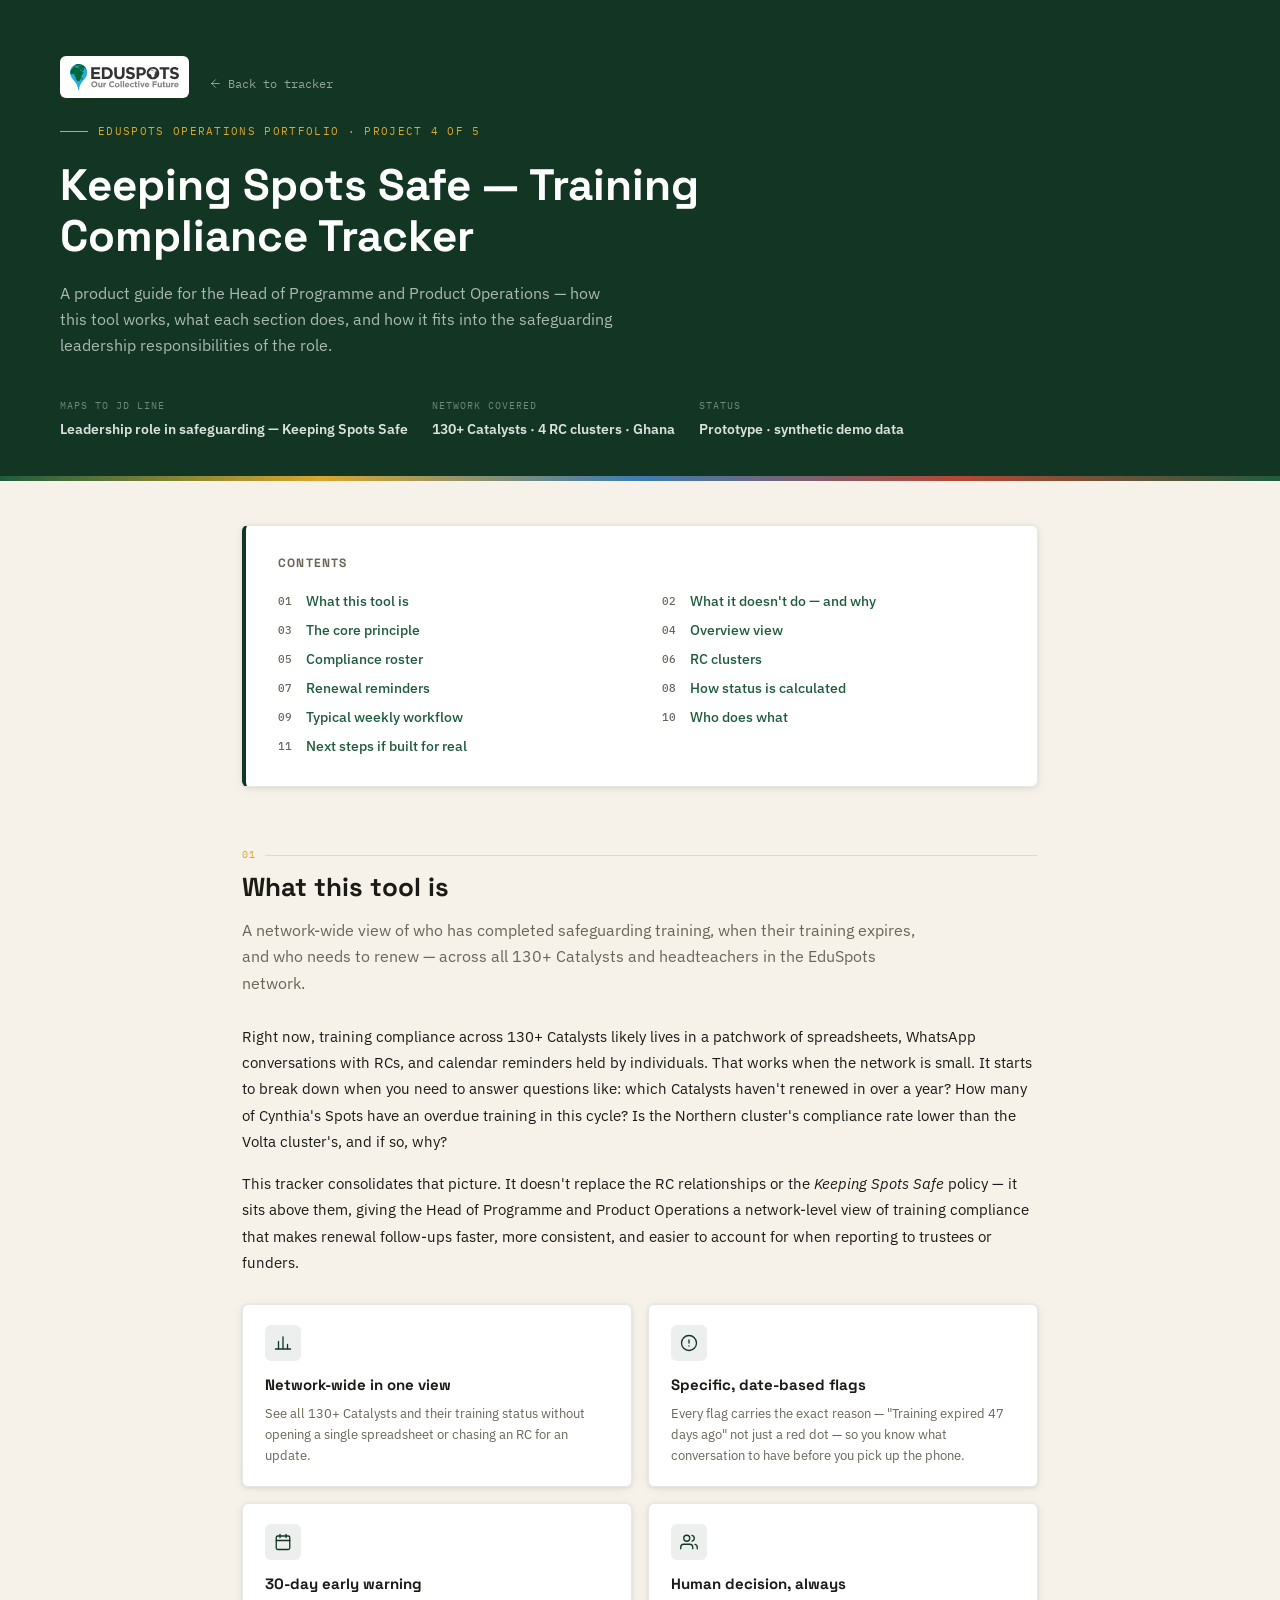
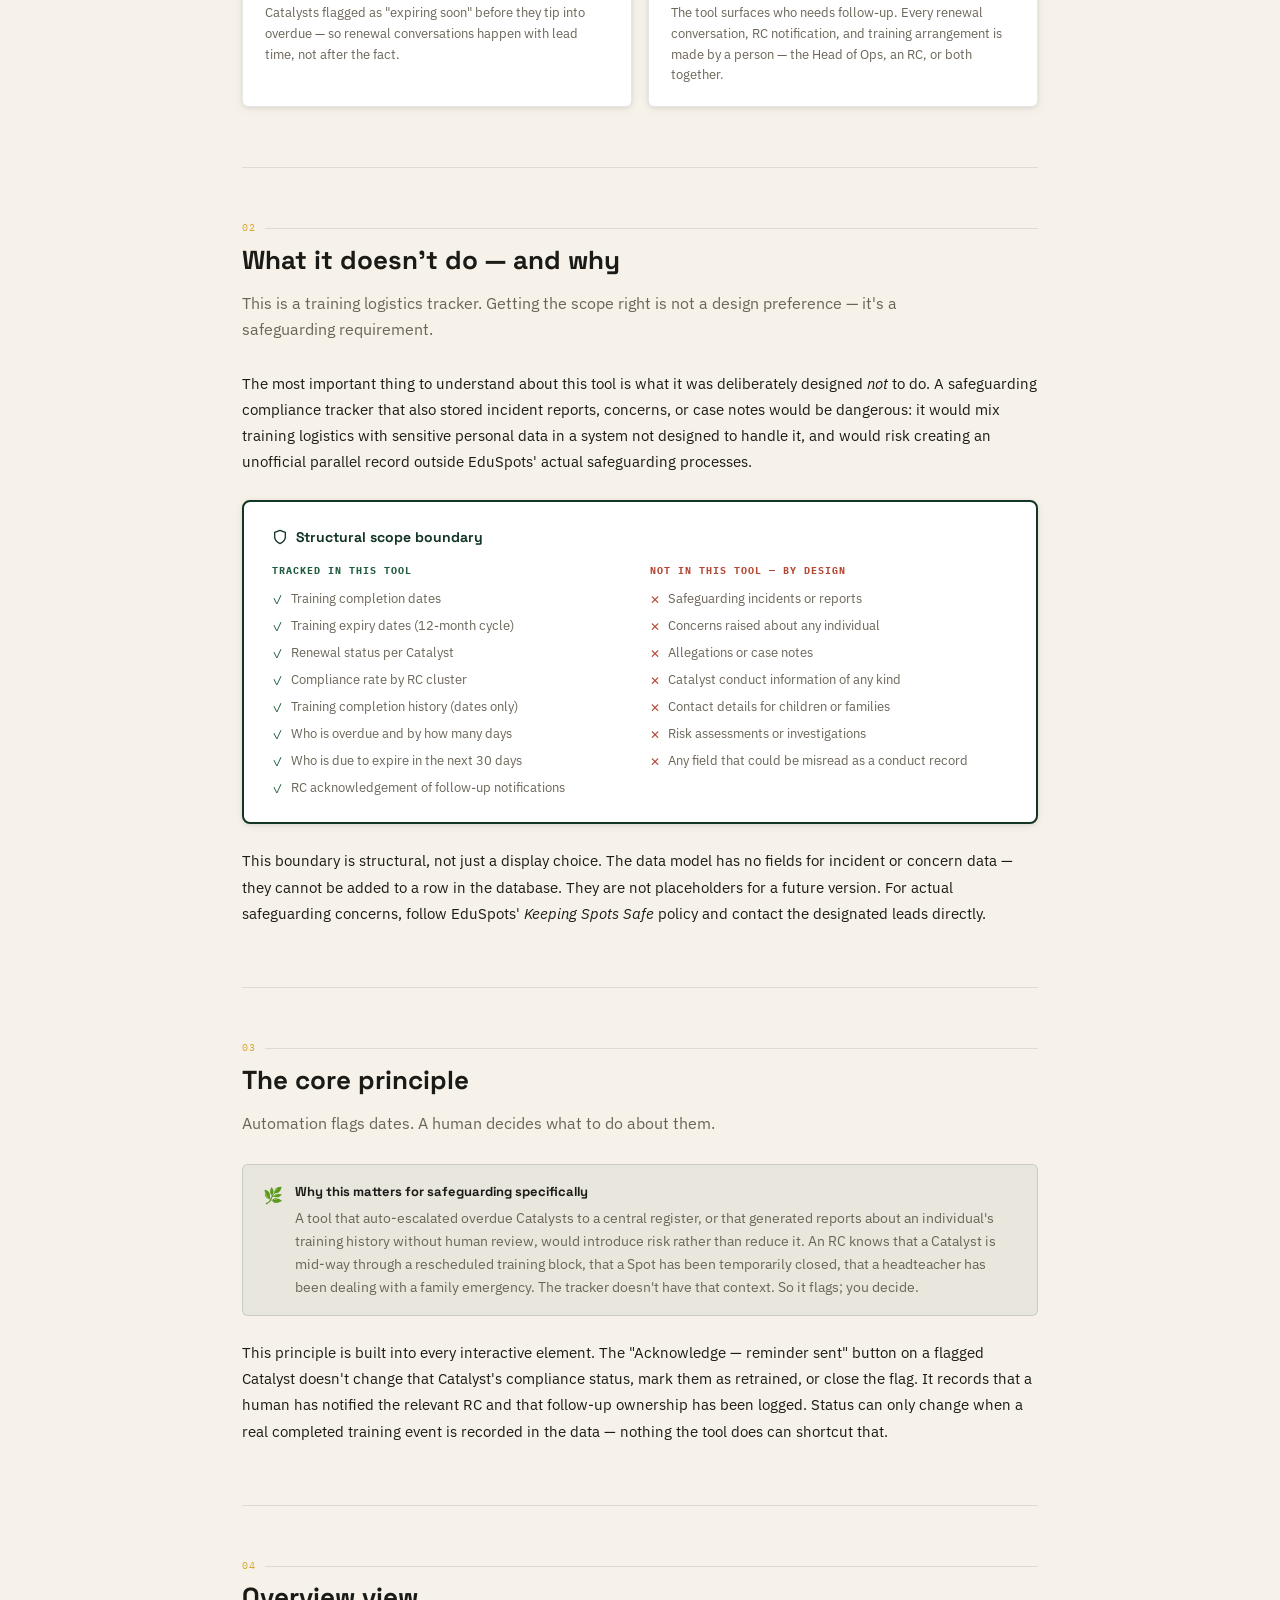
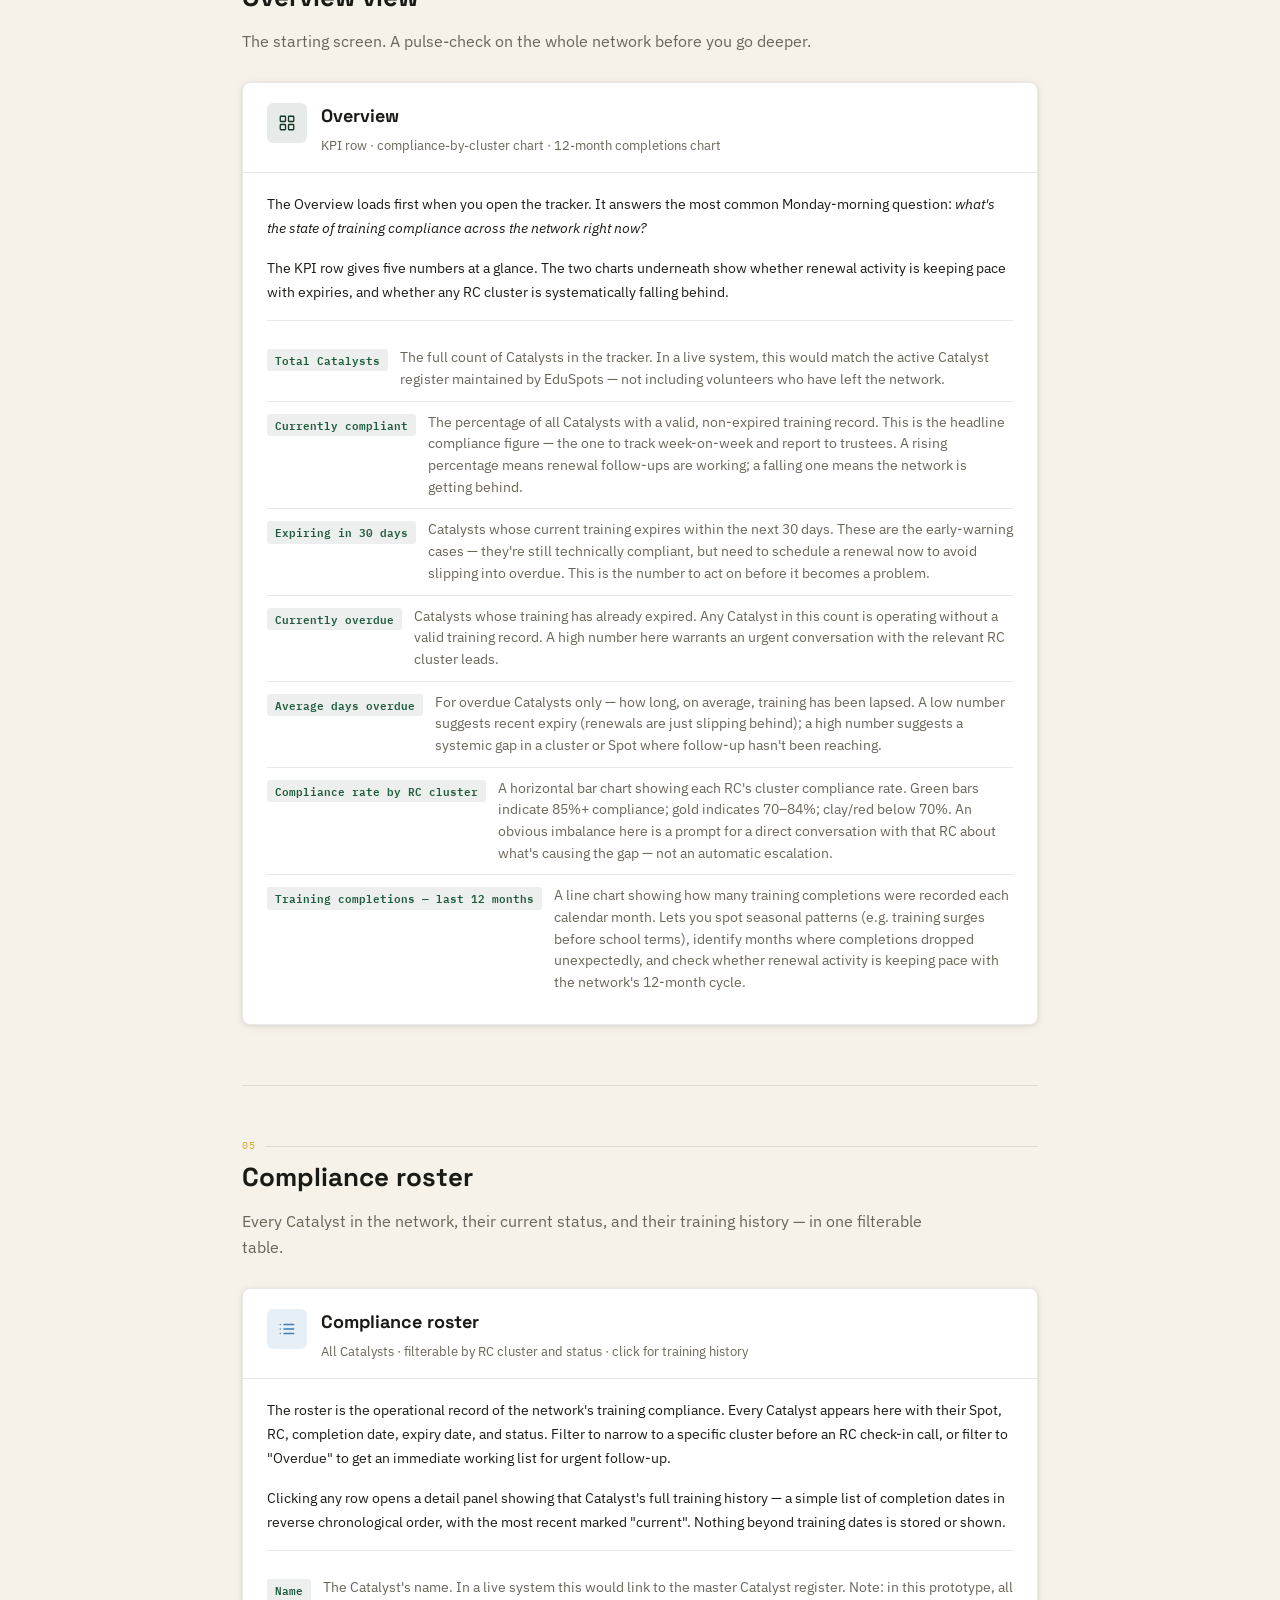
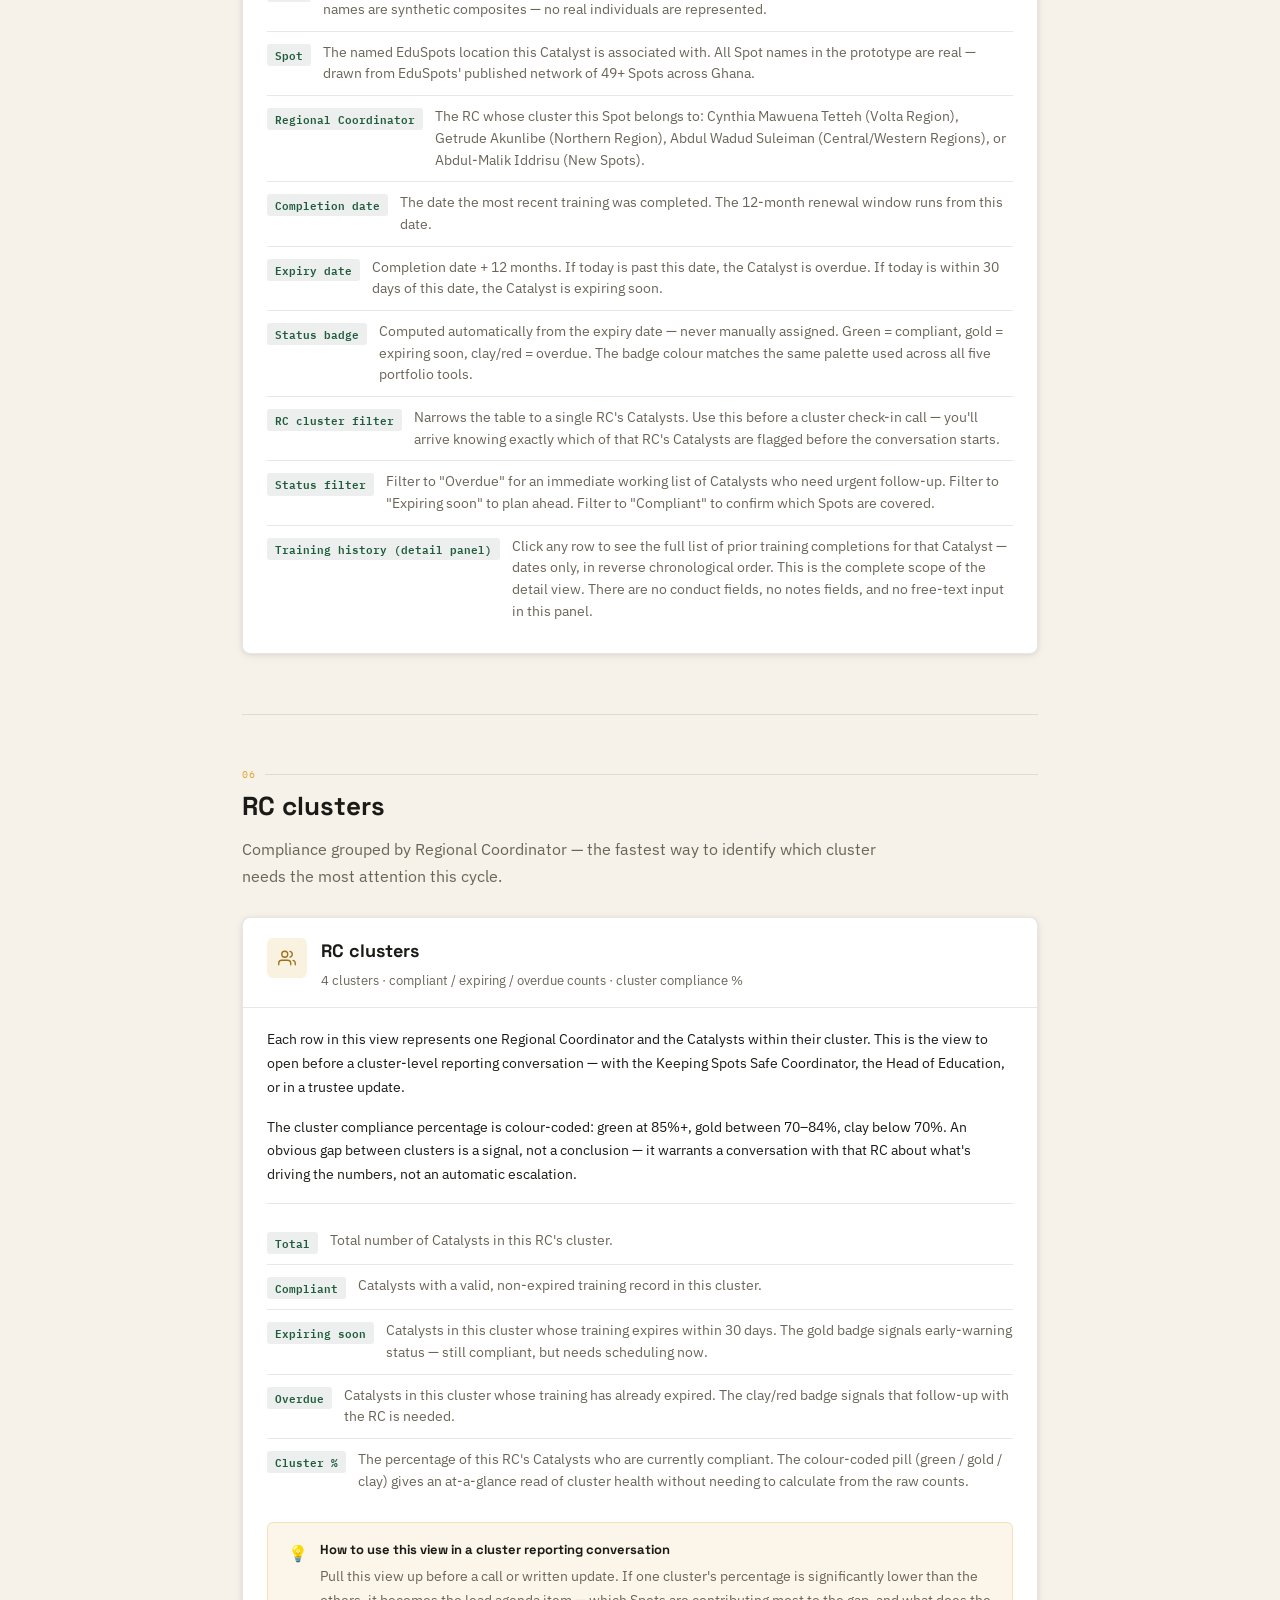
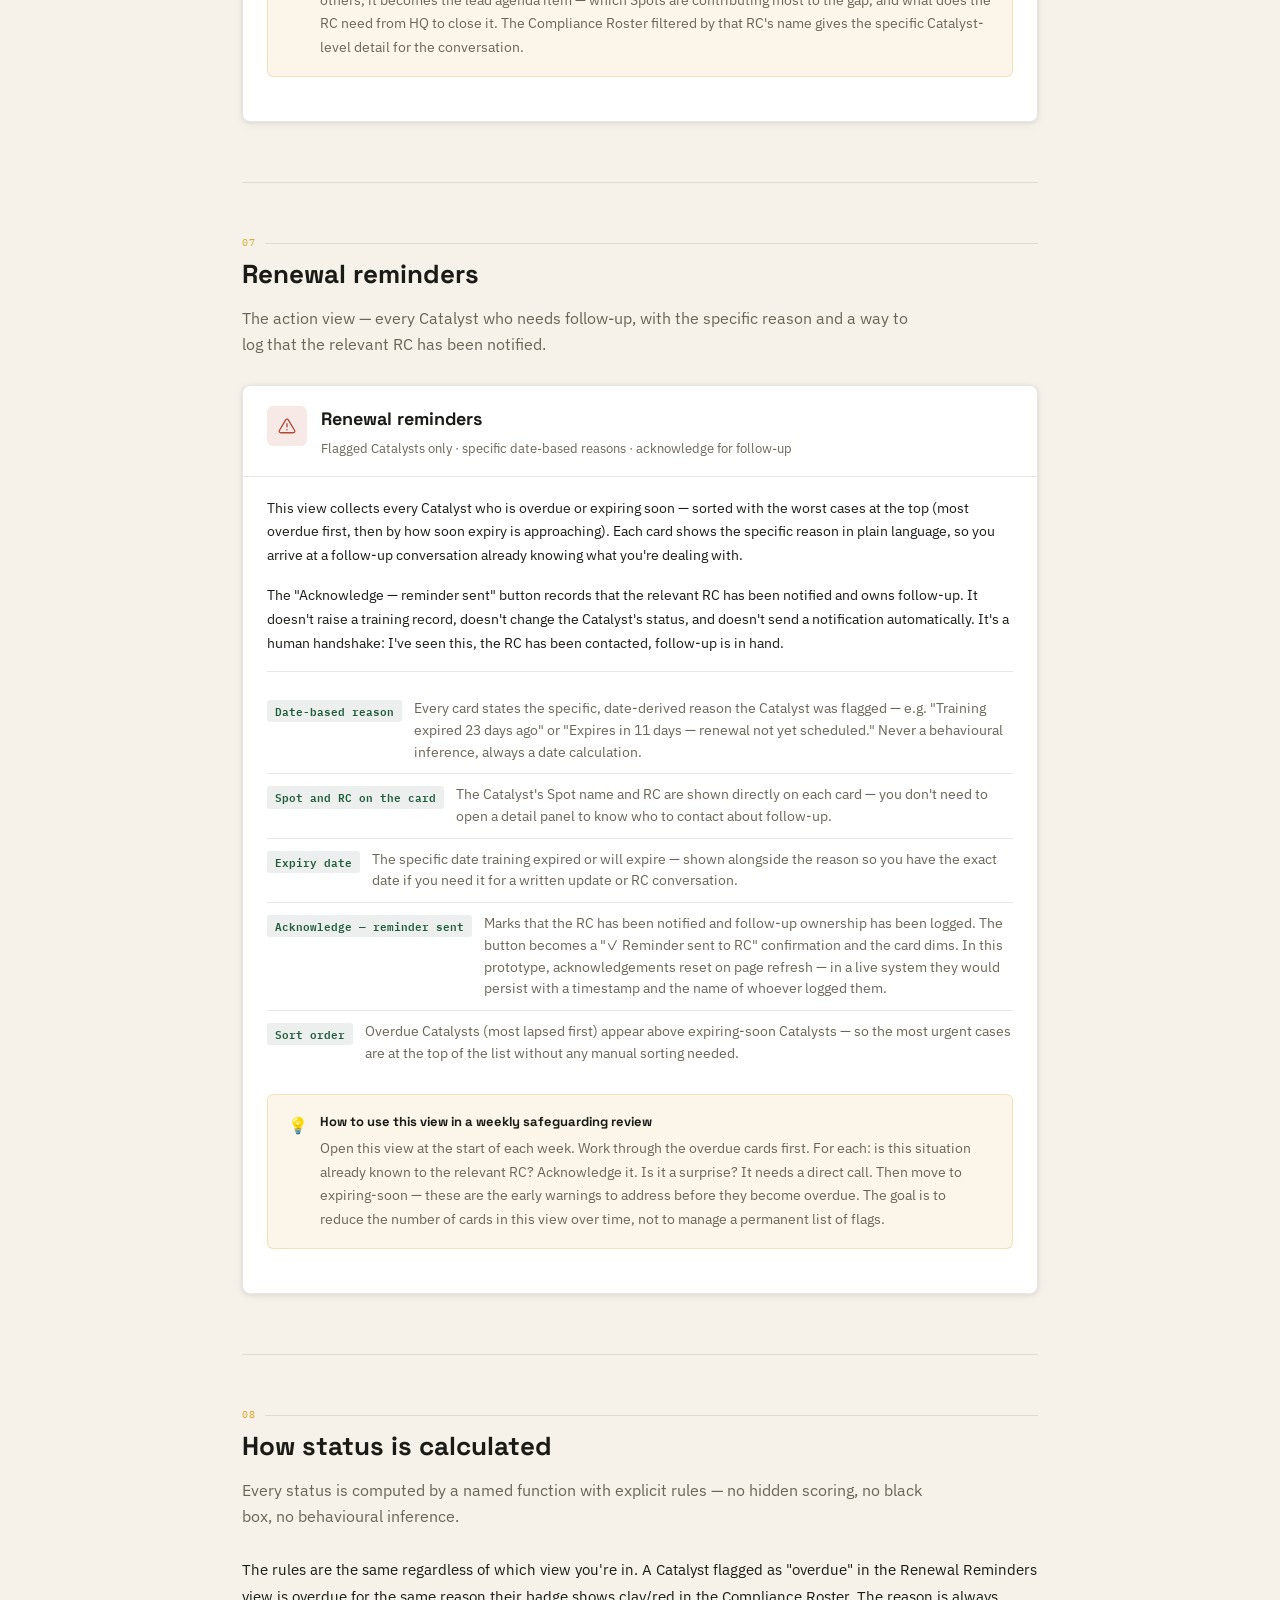
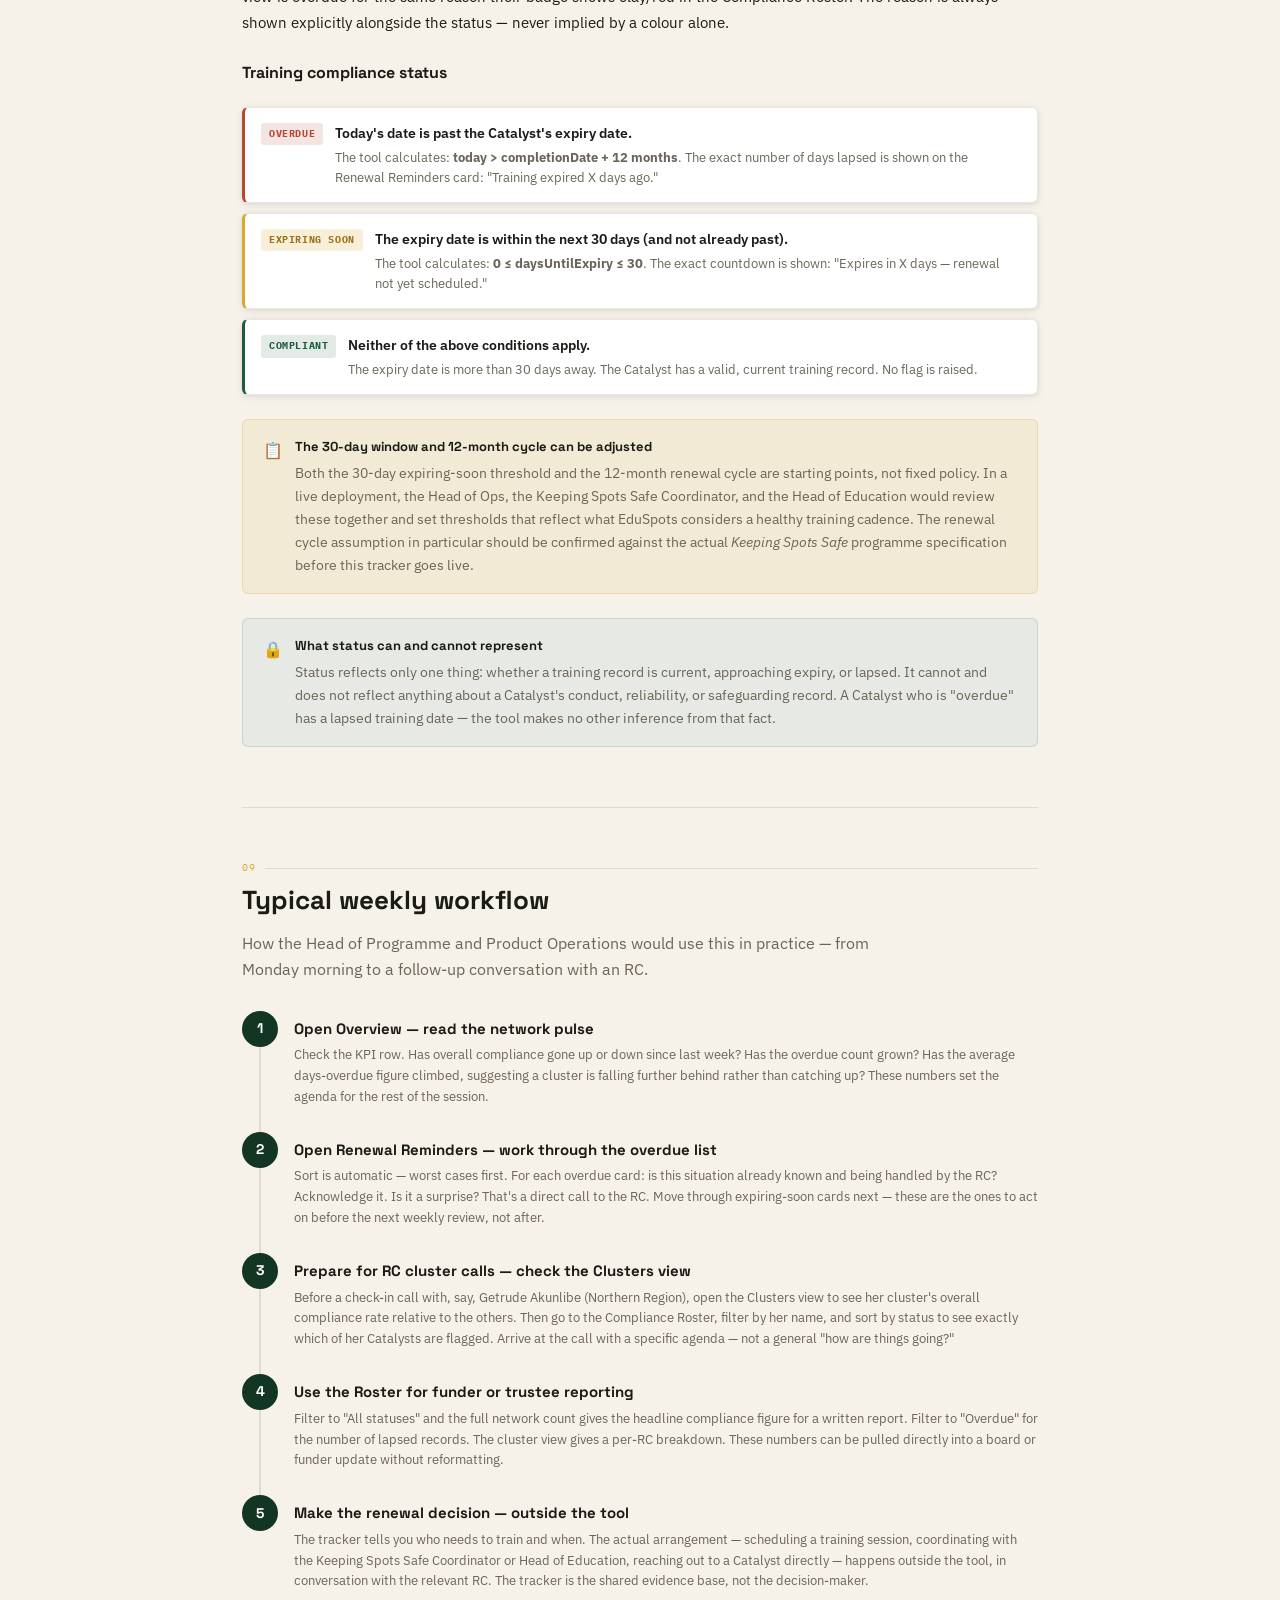
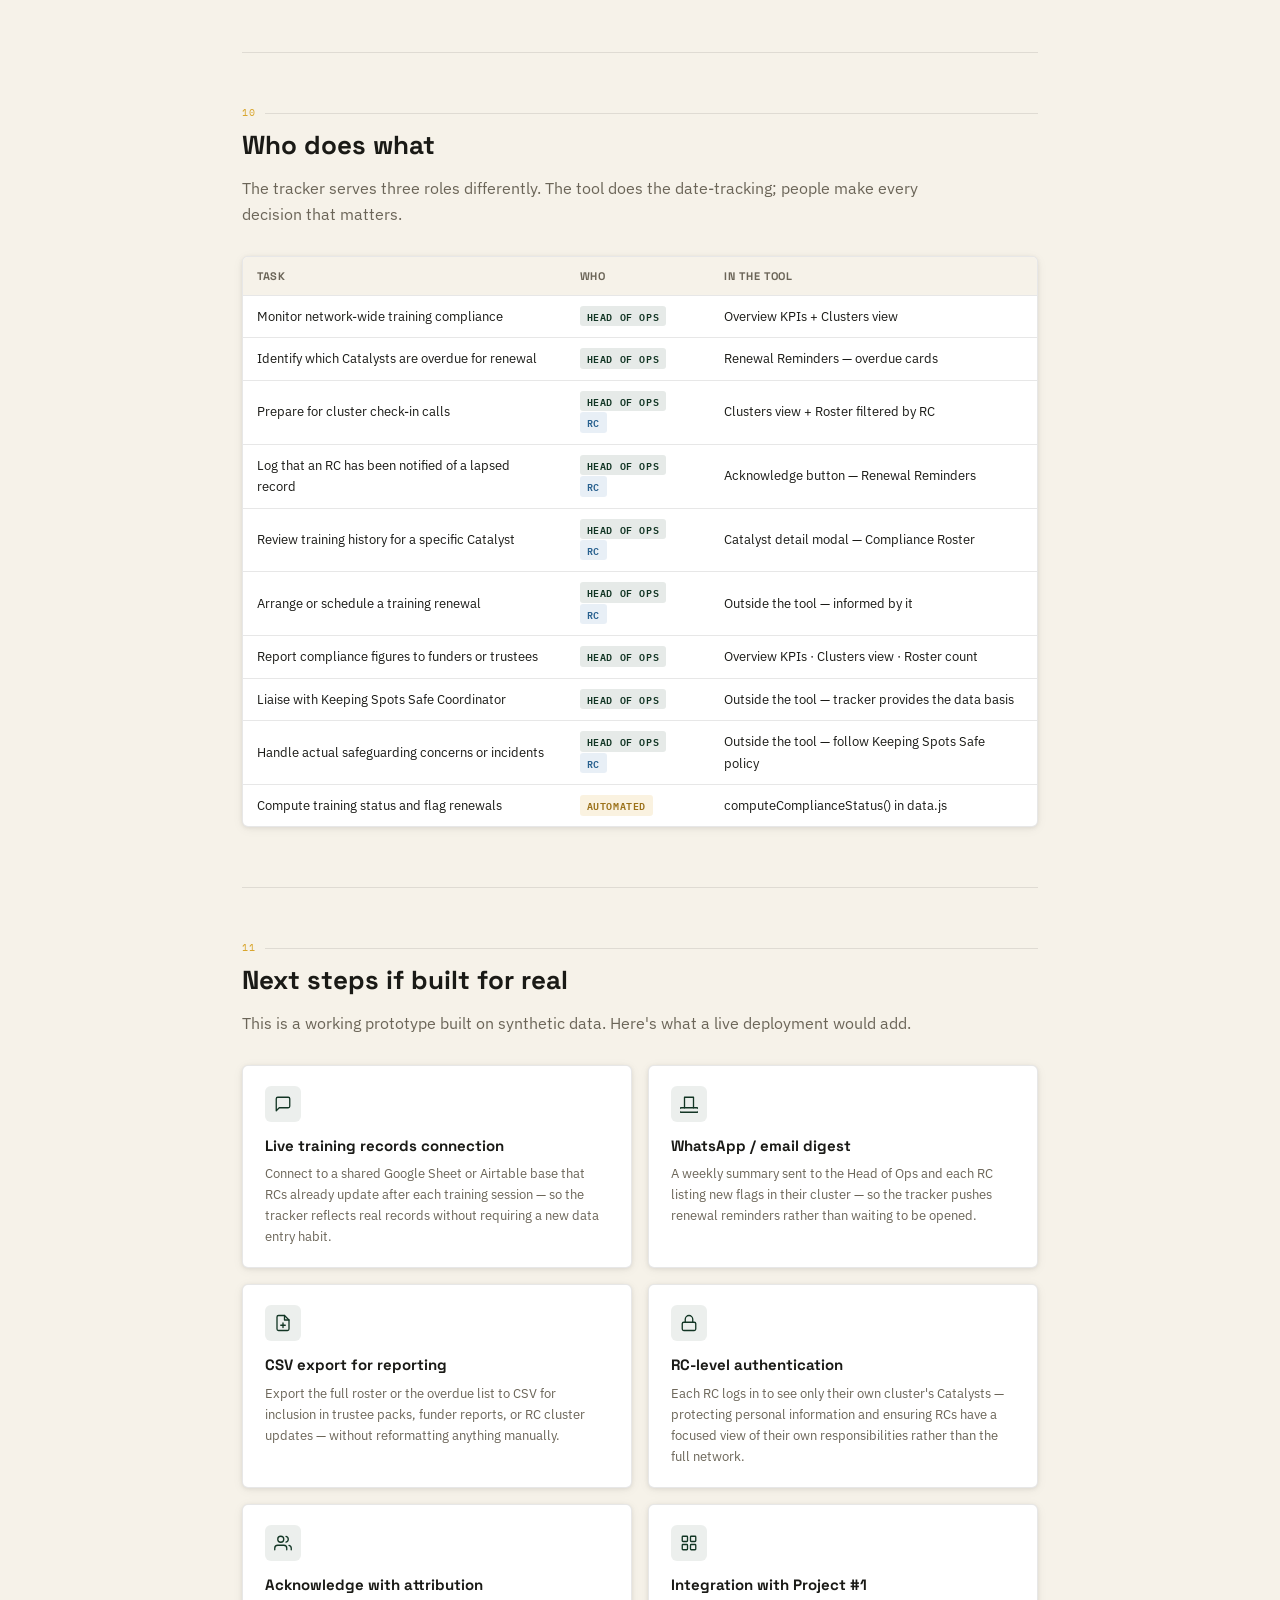
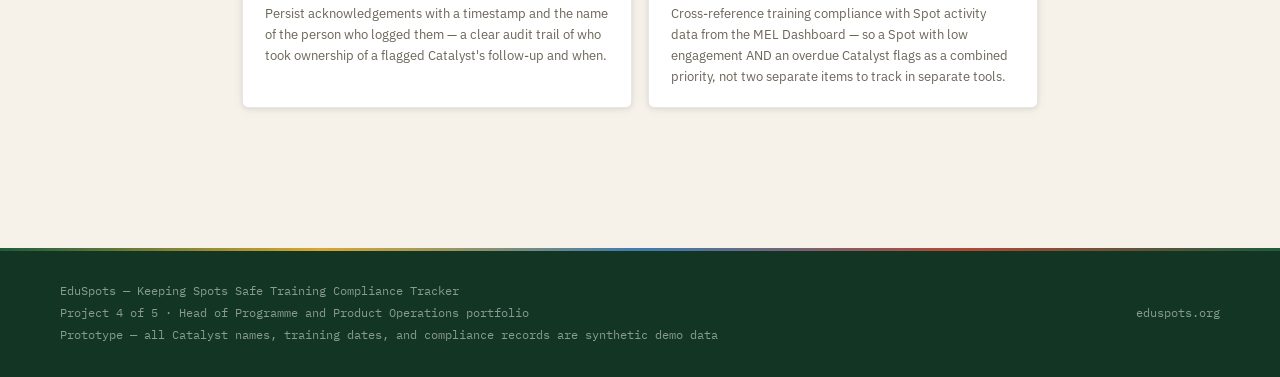
<file: safeguarding-tracker-guide.html>
<!DOCTYPE html>
<html lang="en">
<head>
<meta charset="UTF-8" />
<meta name="viewport" content="width=device-width, initial-scale=1.0" />
<title>Keeping Spots Safe — Training Compliance Tracker · Product Guide</title>
<link rel="icon" href="assets/favicon.ico" />
<link rel="preconnect" href="https://fonts.googleapis.com" />
<link rel="preconnect" href="https://fonts.gstatic.com" crossorigin />
<link href="https://fonts.googleapis.com/css2?family=IBM+Plex+Mono:wght@400;600&family=IBM+Plex+Sans:ital,wght@0,400;0,500;0,600;1,400&family=Space+Grotesk:wght@500;600;700&display=swap" rel="stylesheet" />
<link rel="stylesheet" href="css/styles.css" />
<link rel="stylesheet" href="css/guide.css" />
</head>
<body>

<!-- ================================================================
     COVER
================================================================ -->
<div class="cover">
  <a href="index.html" class="cover-logo-plate" aria-label="EduSpots website">
    <img src="assets/eduspots-logo-horz.svg" alt="EduSpots" />
  </a>
  <a href="index.html" class="cover-backlink">
    <svg width="13" height="13" viewBox="0 0 24 24" fill="none" stroke="currentColor" stroke-width="1.75" stroke-linecap="round" stroke-linejoin="round" aria-hidden="true"><line x1="19" y1="12" x2="5" y2="12"/><polyline points="12 19 5 12 12 5"/></svg>
    Back to tracker
  </a>
  <div class="cover-eyebrow">EduSpots Operations Portfolio · Project 4 of 5</div>
  <h1 class="cover-title">Keeping Spots Safe — Training Compliance Tracker</h1>
  <p class="cover-subtitle">
    A product guide for the Head of Programme and Product Operations —
    how this tool works, what each section does, and how it fits into
    the safeguarding leadership responsibilities of the role.
  </p>
  <div class="cover-meta">
    <div class="cover-meta-item">
      <span class="cover-meta-label">Maps to JD line</span>
      <span class="cover-meta-value">Leadership role in safeguarding — Keeping Spots Safe</span>
    </div>
    <div class="cover-meta-item">
      <span class="cover-meta-label">Network covered</span>
      <span class="cover-meta-value">130+ Catalysts · 4 RC clusters · Ghana</span>
    </div>
    <div class="cover-meta-item">
      <span class="cover-meta-label">Status</span>
      <span class="cover-meta-value">Prototype · synthetic demo data</span>
    </div>
  </div>
</div>

<div class="page">

<!-- ================================================================
     TABLE OF CONTENTS
================================================================ -->
<nav class="toc" aria-label="Table of contents">
  <p class="toc-title">Contents</p>
  <ul class="toc-list">
    <li><a href="#what-it-is"><span class="toc-num">01</span> What this tool is</a></li>
    <li><a href="#scope-boundary"><span class="toc-num">02</span> What it doesn't do — and why</a></li>
    <li><a href="#the-principle"><span class="toc-num">03</span> The core principle</a></li>
    <li><a href="#overview-view"><span class="toc-num">04</span> Overview view</a></li>
    <li><a href="#roster-view"><span class="toc-num">05</span> Compliance roster</a></li>
    <li><a href="#clusters-view"><span class="toc-num">06</span> RC clusters</a></li>
    <li><a href="#reminders-view"><span class="toc-num">07</span> Renewal reminders</a></li>
    <li><a href="#status-rules"><span class="toc-num">08</span> How status is calculated</a></li>
    <li><a href="#workflow"><span class="toc-num">09</span> Typical weekly workflow</a></li>
    <li><a href="#who-does-what"><span class="toc-num">10</span> Who does what</a></li>
    <li><a href="#roadmap"><span class="toc-num">11</span> Next steps if built for real</a></li>
  </ul>
</nav>


<!-- ================================================================
     01 — WHAT IT IS
================================================================ -->
<section class="section" id="what-it-is">
  <p class="section-eyebrow">01</p>
  <h2 class="section-title">What this tool is</h2>
  <p class="section-lead">
    A network-wide view of who has completed safeguarding training, when their
    training expires, and who needs to renew — across all 130+ Catalysts and
    headteachers in the EduSpots network.
  </p>

  <p class="section-body">
    Right now, training compliance across 130+ Catalysts likely lives in a
    patchwork of spreadsheets, WhatsApp conversations with RCs, and calendar
    reminders held by individuals. That works when the network is small. It starts
    to break down when you need to answer questions like: which Catalysts haven't
    renewed in over a year? How many of Cynthia's Spots have an overdue training
    in this cycle? Is the Northern cluster's compliance rate lower than the
    Volta cluster's, and if so, why?
  </p>

  <p class="section-body" style="margin-bottom:28px;">
    This tracker consolidates that picture. It doesn't replace the RC relationships
    or the <em>Keeping Spots Safe</em> policy — it sits above them, giving the Head
    of Programme and Product Operations a network-level view of training compliance
    that makes renewal follow-ups faster, more consistent, and easier to
    account for when reporting to trustees or funders.
  </p>

  <div class="feature-grid">
    <div class="feature-card">
      <div class="feature-card-icon">
        <svg width="18" height="18" viewBox="0 0 24 24" fill="none" stroke="currentColor" stroke-width="1.75" stroke-linecap="round" stroke-linejoin="round"><path d="M2 20h20M6 20V10M12 20V4M18 20v-6"/></svg>
      </div>
      <div class="feature-card-title">Network-wide in one view</div>
      <div class="feature-card-body">See all 130+ Catalysts and their training status without opening a single spreadsheet or chasing an RC for an update.</div>
    </div>
    <div class="feature-card">
      <div class="feature-card-icon">
        <svg width="18" height="18" viewBox="0 0 24 24" fill="none" stroke="currentColor" stroke-width="1.75" stroke-linecap="round" stroke-linejoin="round"><circle cx="12" cy="12" r="10"/><line x1="12" y1="8" x2="12" y2="12"/><line x1="12" y1="16" x2="12.01" y2="16"/></svg>
      </div>
      <div class="feature-card-title">Specific, date-based flags</div>
      <div class="feature-card-body">Every flag carries the exact reason — "Training expired 47 days ago" not just a red dot — so you know what conversation to have before you pick up the phone.</div>
    </div>
    <div class="feature-card">
      <div class="feature-card-icon">
        <svg width="18" height="18" viewBox="0 0 24 24" fill="none" stroke="currentColor" stroke-width="1.75" stroke-linecap="round" stroke-linejoin="round"><rect x="3" y="4" width="18" height="18" rx="2" ry="2"/><line x1="16" y1="2" x2="16" y2="6"/><line x1="8" y1="2" x2="8" y2="6"/><line x1="3" y1="10" x2="21" y2="10"/></svg>
      </div>
      <div class="feature-card-title">30-day early warning</div>
      <div class="feature-card-body">Catalysts flagged as "expiring soon" before they tip into overdue — so renewal conversations happen with lead time, not after the fact.</div>
    </div>
    <div class="feature-card">
      <div class="feature-card-icon">
        <svg width="18" height="18" viewBox="0 0 24 24" fill="none" stroke="currentColor" stroke-width="1.75" stroke-linecap="round" stroke-linejoin="round"><path d="M17 21v-2a4 4 0 00-4-4H5a4 4 0 00-4 4v2"/><circle cx="9" cy="7" r="4"/><path d="M23 21v-2a4 4 0 00-3-3.87"/><path d="M16 3.13a4 4 0 010 7.75"/></svg>
      </div>
      <div class="feature-card-title">Human decision, always</div>
      <div class="feature-card-body">The tool surfaces who needs follow-up. Every renewal conversation, RC notification, and training arrangement is made by a person — the Head of Ops, an RC, or both together.</div>
    </div>
  </div>
</section>

<div class="divider"></div>


<!-- ================================================================
     02 — SCOPE BOUNDARY
================================================================ -->
<section class="section" id="scope-boundary">
  <p class="section-eyebrow">02</p>
  <h2 class="section-title">What it doesn't do — and why</h2>
  <p class="section-lead">
    This is a training logistics tracker. Getting the scope right is not a design
    preference — it's a safeguarding requirement.
  </p>

  <p class="section-body" style="margin-bottom:24px;">
    The most important thing to understand about this tool is what it was
    deliberately designed <em>not</em> to do. A safeguarding compliance tracker
    that also stored incident reports, concerns, or case notes would be dangerous:
    it would mix training logistics with sensitive personal data in a system
    not designed to handle it, and would risk creating an unofficial parallel
    record outside EduSpots' actual safeguarding processes.
  </p>

  <div class="boundary-box">
    <div class="boundary-box-title">
      <svg width="16" height="16" viewBox="0 0 24 24" fill="none" stroke="currentColor" stroke-width="2" stroke-linecap="round" stroke-linejoin="round"><path d="M12 22s8-4 8-10V5l-8-3-8 3v7c0 6 8 10 8 10z"/></svg>
      Structural scope boundary
    </div>
    <div class="boundary-cols">
      <div class="boundary-col yes">
        <p class="boundary-col-label yes">Tracked in this tool</p>
        <ul>
          <li>Training completion dates</li>
          <li>Training expiry dates (12-month cycle)</li>
          <li>Renewal status per Catalyst</li>
          <li>Compliance rate by RC cluster</li>
          <li>Training completion history (dates only)</li>
          <li>Who is overdue and by how many days</li>
          <li>Who is due to expire in the next 30 days</li>
          <li>RC acknowledgement of follow-up notifications</li>
        </ul>
      </div>
      <div class="boundary-col no">
        <p class="boundary-col-label no">Not in this tool — by design</p>
        <ul>
          <li>Safeguarding incidents or reports</li>
          <li>Concerns raised about any individual</li>
          <li>Allegations or case notes</li>
          <li>Catalyst conduct information of any kind</li>
          <li>Contact details for children or families</li>
          <li>Risk assessments or investigations</li>
          <li>Any field that could be misread as a conduct record</li>
        </ul>
      </div>
    </div>
  </div>

  <p class="section-body tight">
    This boundary is structural, not just a display choice. The data model has
    no fields for incident or concern data — they cannot be added to a row in
    the database. They are not placeholders for a future version. For actual
    safeguarding concerns, follow EduSpots' <em>Keeping Spots Safe</em> policy
    and contact the designated leads directly.
  </p>
</section>

<div class="divider"></div>


<!-- ================================================================
     03 — THE PRINCIPLE
================================================================ -->
<section class="section" id="the-principle">
  <p class="section-eyebrow">03</p>
  <h2 class="section-title">The core principle</h2>
  <p class="section-lead">Automation flags dates. A human decides what to do about them.</p>

  <div class="callout callout-principle">
    <span class="callout-icon">🌿</span>
    <div>
      <strong>Why this matters for safeguarding specifically</strong>
      <p>A tool that auto-escalated overdue Catalysts to a central register, or that generated reports about an individual's training history without human review, would introduce risk rather than reduce it. An RC knows that a Catalyst is mid-way through a rescheduled training block, that a Spot has been temporarily closed, that a headteacher has been dealing with a family emergency. The tracker doesn't have that context. So it flags; you decide.</p>
    </div>
  </div>

  <p class="section-body tight">
    This principle is built into every interactive element. The "Acknowledge —
    reminder sent" button on a flagged Catalyst doesn't change that Catalyst's
    compliance status, mark them as retrained, or close the flag. It records
    that a human has notified the relevant RC and that follow-up ownership has
    been logged. Status can only change when a real completed training event
    is recorded in the data — nothing the tool does can shortcut that.
  </p>
</section>

<div class="divider"></div>


<!-- ================================================================
     04 — OVERVIEW VIEW
================================================================ -->
<section class="section" id="overview-view">
  <p class="section-eyebrow">04</p>
  <h2 class="section-title">Overview view</h2>
  <p class="section-lead">The starting screen. A pulse-check on the whole network before you go deeper.</p>

  <div class="view-block">
    <div class="view-block-header">
      <div class="view-block-icon icon-forest">
        <svg width="18" height="18" viewBox="0 0 24 24" fill="none" stroke="currentColor" stroke-width="1.75" stroke-linecap="round" stroke-linejoin="round"><rect x="3" y="3" width="7" height="7" rx="1"/><rect x="14" y="3" width="7" height="7" rx="1"/><rect x="3" y="14" width="7" height="7" rx="1"/><rect x="14" y="14" width="7" height="7" rx="1"/></svg>
      </div>
      <div>
        <div class="view-block-name">Overview</div>
        <div class="view-block-tagline">KPI row · compliance-by-cluster chart · 12-month completions chart</div>
      </div>
    </div>
    <div class="view-block-body">
      <p>The Overview loads first when you open the tracker. It answers the most common Monday-morning question: <em>what's the state of training compliance across the network right now?</em></p>
      <p>The KPI row gives five numbers at a glance. The two charts underneath show whether renewal activity is keeping pace with expiries, and whether any RC cluster is systematically falling behind.</p>

      <ul class="element-list">
        <li class="element-item">
          <span class="element-label">Total Catalysts</span>
          <span class="element-desc">The full count of Catalysts in the tracker. In a live system, this would match the active Catalyst register maintained by EduSpots — not including volunteers who have left the network.</span>
        </li>
        <li class="element-item">
          <span class="element-label">Currently compliant</span>
          <span class="element-desc">The percentage of all Catalysts with a valid, non-expired training record. This is the headline compliance figure — the one to track week-on-week and report to trustees. A rising percentage means renewal follow-ups are working; a falling one means the network is getting behind.</span>
        </li>
        <li class="element-item">
          <span class="element-label">Expiring in 30 days</span>
          <span class="element-desc">Catalysts whose current training expires within the next 30 days. These are the early-warning cases — they're still technically compliant, but need to schedule a renewal now to avoid slipping into overdue. This is the number to act on before it becomes a problem.</span>
        </li>
        <li class="element-item">
          <span class="element-label">Currently overdue</span>
          <span class="element-desc">Catalysts whose training has already expired. Any Catalyst in this count is operating without a valid training record. A high number here warrants an urgent conversation with the relevant RC cluster leads.</span>
        </li>
        <li class="element-item">
          <span class="element-label">Average days overdue</span>
          <span class="element-desc">For overdue Catalysts only — how long, on average, training has been lapsed. A low number suggests recent expiry (renewals are just slipping behind); a high number suggests a systemic gap in a cluster or Spot where follow-up hasn't been reaching.</span>
        </li>
        <li class="element-item">
          <span class="element-label">Compliance rate by RC cluster</span>
          <span class="element-desc">A horizontal bar chart showing each RC's cluster compliance rate. Green bars indicate 85%+ compliance; gold indicates 70–84%; clay/red below 70%. An obvious imbalance here is a prompt for a direct conversation with that RC about what's causing the gap — not an automatic escalation.</span>
        </li>
        <li class="element-item">
          <span class="element-label">Training completions — last 12 months</span>
          <span class="element-desc">A line chart showing how many training completions were recorded each calendar month. Lets you spot seasonal patterns (e.g. training surges before school terms), identify months where completions dropped unexpectedly, and check whether renewal activity is keeping pace with the network's 12-month cycle.</span>
        </li>
      </ul>
    </div>
  </div>
</section>

<div class="divider"></div>


<!-- ================================================================
     05 — COMPLIANCE ROSTER
================================================================ -->
<section class="section" id="roster-view">
  <p class="section-eyebrow">05</p>
  <h2 class="section-title">Compliance roster</h2>
  <p class="section-lead">Every Catalyst in the network, their current status, and their training history — in one filterable table.</p>

  <div class="view-block">
    <div class="view-block-header">
      <div class="view-block-icon icon-sky">
        <svg width="18" height="18" viewBox="0 0 24 24" fill="none" stroke="currentColor" stroke-width="1.75" stroke-linecap="round" stroke-linejoin="round"><line x1="8" y1="6" x2="21" y2="6"/><line x1="8" y1="12" x2="21" y2="12"/><line x1="8" y1="18" x2="21" y2="18"/><line x1="3" y1="6" x2="3.01" y2="6"/><line x1="3" y1="12" x2="3.01" y2="12"/><line x1="3" y1="18" x2="3.01" y2="18"/></svg>
      </div>
      <div>
        <div class="view-block-name">Compliance roster</div>
        <div class="view-block-tagline">All Catalysts · filterable by RC cluster and status · click for training history</div>
      </div>
    </div>
    <div class="view-block-body">
      <p>The roster is the operational record of the network's training compliance. Every Catalyst appears here with their Spot, RC, completion date, expiry date, and status. Filter to narrow to a specific cluster before an RC check-in call, or filter to "Overdue" to get an immediate working list for urgent follow-up.</p>
      <p>Clicking any row opens a detail panel showing that Catalyst's full training history — a simple list of completion dates in reverse chronological order, with the most recent marked "current". Nothing beyond training dates is stored or shown.</p>

      <ul class="element-list">
        <li class="element-item">
          <span class="element-label">Name</span>
          <span class="element-desc">The Catalyst's name. In a live system this would link to the master Catalyst register. Note: in this prototype, all names are synthetic composites — no real individuals are represented.</span>
        </li>
        <li class="element-item">
          <span class="element-label">Spot</span>
          <span class="element-desc">The named EduSpots location this Catalyst is associated with. All Spot names in the prototype are real — drawn from EduSpots' published network of 49+ Spots across Ghana.</span>
        </li>
        <li class="element-item">
          <span class="element-label">Regional Coordinator</span>
          <span class="element-desc">The RC whose cluster this Spot belongs to: Cynthia Mawuena Tetteh (Volta Region), Getrude Akunlibe (Northern Region), Abdul Wadud Suleiman (Central/Western Regions), or Abdul-Malik Iddrisu (New Spots).</span>
        </li>
        <li class="element-item">
          <span class="element-label">Completion date</span>
          <span class="element-desc">The date the most recent training was completed. The 12-month renewal window runs from this date.</span>
        </li>
        <li class="element-item">
          <span class="element-label">Expiry date</span>
          <span class="element-desc">Completion date + 12 months. If today is past this date, the Catalyst is overdue. If today is within 30 days of this date, the Catalyst is expiring soon.</span>
        </li>
        <li class="element-item">
          <span class="element-label">Status badge</span>
          <span class="element-desc">Computed automatically from the expiry date — never manually assigned. Green = compliant, gold = expiring soon, clay/red = overdue. The badge colour matches the same palette used across all five portfolio tools.</span>
        </li>
        <li class="element-item">
          <span class="element-label">RC cluster filter</span>
          <span class="element-desc">Narrows the table to a single RC's Catalysts. Use this before a cluster check-in call — you'll arrive knowing exactly which of that RC's Catalysts are flagged before the conversation starts.</span>
        </li>
        <li class="element-item">
          <span class="element-label">Status filter</span>
          <span class="element-desc">Filter to "Overdue" for an immediate working list of Catalysts who need urgent follow-up. Filter to "Expiring soon" to plan ahead. Filter to "Compliant" to confirm which Spots are covered.</span>
        </li>
        <li class="element-item">
          <span class="element-label">Training history (detail panel)</span>
          <span class="element-desc">Click any row to see the full list of prior training completions for that Catalyst — dates only, in reverse chronological order. This is the complete scope of the detail view. There are no conduct fields, no notes fields, and no free-text input in this panel.</span>
        </li>
      </ul>
    </div>
  </div>
</section>

<div class="divider"></div>


<!-- ================================================================
     06 — RC CLUSTERS
================================================================ -->
<section class="section" id="clusters-view">
  <p class="section-eyebrow">06</p>
  <h2 class="section-title">RC clusters</h2>
  <p class="section-lead">Compliance grouped by Regional Coordinator — the fastest way to identify which cluster needs the most attention this cycle.</p>

  <div class="view-block">
    <div class="view-block-header">
      <div class="view-block-icon icon-gold">
        <svg width="18" height="18" viewBox="0 0 24 24" fill="none" stroke="currentColor" stroke-width="1.75" stroke-linecap="round" stroke-linejoin="round"><path d="M17 21v-2a4 4 0 00-4-4H5a4 4 0 00-4 4v2"/><circle cx="9" cy="7" r="4"/><path d="M23 21v-2a4 4 0 00-3-3.87"/><path d="M16 3.13a4 4 0 010 7.75"/></svg>
      </div>
      <div>
        <div class="view-block-name">RC clusters</div>
        <div class="view-block-tagline">4 clusters · compliant / expiring / overdue counts · cluster compliance %</div>
      </div>
    </div>
    <div class="view-block-body">
      <p>Each row in this view represents one Regional Coordinator and the Catalysts within their cluster. This is the view to open before a cluster-level reporting conversation — with the Keeping Spots Safe Coordinator, the Head of Education, or in a trustee update.</p>
      <p>The cluster compliance percentage is colour-coded: green at 85%+, gold between 70–84%, clay below 70%. An obvious gap between clusters is a signal, not a conclusion — it warrants a conversation with that RC about what's driving the numbers, not an automatic escalation.</p>

      <ul class="element-list">
        <li class="element-item">
          <span class="element-label">Total</span>
          <span class="element-desc">Total number of Catalysts in this RC's cluster.</span>
        </li>
        <li class="element-item">
          <span class="element-label">Compliant</span>
          <span class="element-desc">Catalysts with a valid, non-expired training record in this cluster.</span>
        </li>
        <li class="element-item">
          <span class="element-label">Expiring soon</span>
          <span class="element-desc">Catalysts in this cluster whose training expires within 30 days. The gold badge signals early-warning status — still compliant, but needs scheduling now.</span>
        </li>
        <li class="element-item">
          <span class="element-label">Overdue</span>
          <span class="element-desc">Catalysts in this cluster whose training has already expired. The clay/red badge signals that follow-up with the RC is needed.</span>
        </li>
        <li class="element-item">
          <span class="element-label">Cluster %</span>
          <span class="element-desc">The percentage of this RC's Catalysts who are currently compliant. The colour-coded pill (green / gold / clay) gives an at-a-glance read of cluster health without needing to calculate from the raw counts.</span>
        </li>
      </ul>

      <div class="callout callout-note" style="margin-top:20px;">
        <span class="callout-icon">💡</span>
        <div>
          <strong>How to use this view in a cluster reporting conversation</strong>
          <p>Pull this view up before a call or written update. If one cluster's percentage is significantly lower than the others, it becomes the lead agenda item — which Spots are contributing most to the gap, and what does the RC need from HQ to close it. The Compliance Roster filtered by that RC's name gives the specific Catalyst-level detail for the conversation.</p>
        </div>
      </div>
    </div>
  </div>
</section>

<div class="divider"></div>


<!-- ================================================================
     07 — RENEWAL REMINDERS
================================================================ -->
<section class="section" id="reminders-view">
  <p class="section-eyebrow">07</p>
  <h2 class="section-title">Renewal reminders</h2>
  <p class="section-lead">The action view — every Catalyst who needs follow-up, with the specific reason and a way to log that the relevant RC has been notified.</p>

  <div class="view-block">
    <div class="view-block-header">
      <div class="view-block-icon icon-clay">
        <svg width="18" height="18" viewBox="0 0 24 24" fill="none" stroke="currentColor" stroke-width="1.75" stroke-linecap="round" stroke-linejoin="round"><path d="M10.29 3.86L1.82 18a2 2 0 001.71 3h16.94a2 2 0 001.71-3L13.71 3.86a2 2 0 00-3.42 0z"/><line x1="12" y1="9" x2="12" y2="13"/><line x1="12" y1="17" x2="12.01" y2="17"/></svg>
      </div>
      <div>
        <div class="view-block-name">Renewal reminders</div>
        <div class="view-block-tagline">Flagged Catalysts only · specific date-based reasons · acknowledge for follow-up</div>
      </div>
    </div>
    <div class="view-block-body">
      <p>This view collects every Catalyst who is overdue or expiring soon — sorted with the worst cases at the top (most overdue first, then by how soon expiry is approaching). Each card shows the specific reason in plain language, so you arrive at a follow-up conversation already knowing what you're dealing with.</p>
      <p>The "Acknowledge — reminder sent" button records that the relevant RC has been notified and owns follow-up. It doesn't raise a training record, doesn't change the Catalyst's status, and doesn't send a notification automatically. It's a human handshake: I've seen this, the RC has been contacted, follow-up is in hand.</p>

      <ul class="element-list">
        <li class="element-item">
          <span class="element-label">Date-based reason</span>
          <span class="element-desc">Every card states the specific, date-derived reason the Catalyst was flagged — e.g. "Training expired 23 days ago" or "Expires in 11 days — renewal not yet scheduled." Never a behavioural inference, always a date calculation.</span>
        </li>
        <li class="element-item">
          <span class="element-label">Spot and RC on the card</span>
          <span class="element-desc">The Catalyst's Spot name and RC are shown directly on each card — you don't need to open a detail panel to know who to contact about follow-up.</span>
        </li>
        <li class="element-item">
          <span class="element-label">Expiry date</span>
          <span class="element-desc">The specific date training expired or will expire — shown alongside the reason so you have the exact date if you need it for a written update or RC conversation.</span>
        </li>
        <li class="element-item">
          <span class="element-label">Acknowledge — reminder sent</span>
          <span class="element-desc">Marks that the RC has been notified and follow-up ownership has been logged. The button becomes a "✓ Reminder sent to RC" confirmation and the card dims. In this prototype, acknowledgements reset on page refresh — in a live system they would persist with a timestamp and the name of whoever logged them.</span>
        </li>
        <li class="element-item">
          <span class="element-label">Sort order</span>
          <span class="element-desc">Overdue Catalysts (most lapsed first) appear above expiring-soon Catalysts — so the most urgent cases are at the top of the list without any manual sorting needed.</span>
        </li>
      </ul>

      <div class="callout callout-note" style="margin-top:20px;">
        <span class="callout-icon">💡</span>
        <div>
          <strong>How to use this view in a weekly safeguarding review</strong>
          <p>Open this view at the start of each week. Work through the overdue cards first. For each: is this situation already known to the relevant RC? Acknowledge it. Is it a surprise? It needs a direct call. Then move to expiring-soon — these are the early warnings to address before they become overdue. The goal is to reduce the number of cards in this view over time, not to manage a permanent list of flags.</p>
        </div>
      </div>
    </div>
  </div>
</section>

<div class="divider"></div>


<!-- ================================================================
     08 — STATUS RULES
================================================================ -->
<section class="section" id="status-rules">
  <p class="section-eyebrow">08</p>
  <h2 class="section-title">How status is calculated</h2>
  <p class="section-lead">Every status is computed by a named function with explicit rules — no hidden scoring, no black box, no behavioural inference.</p>

  <p class="section-body" style="margin-bottom:24px;">
    The rules are the same regardless of which view you're in. A Catalyst flagged
    as "overdue" in the Renewal Reminders view is overdue for the same reason
    their badge shows clay/red in the Compliance Roster. The reason is always
    shown explicitly alongside the status — never implied by a colour alone.
  </p>

  <h3 class="section-subhead">Training compliance status</h3>
  <div class="status-row">
    <div class="status-item status-overdue">
      <span class="badge badge-overdue">Overdue</span>
      <div class="status-content">
        <div class="status-name">Today's date is past the Catalyst's expiry date.</div>
        <div class="status-conditions">The tool calculates: <strong>today &gt; completionDate + 12 months</strong>. The exact number of days lapsed is shown on the Renewal Reminders card: "Training expired X days ago."</div>
      </div>
    </div>
    <div class="status-item status-expiring">
      <span class="badge badge-expiring-soon">Expiring soon</span>
      <div class="status-content">
        <div class="status-name">The expiry date is within the next 30 days (and not already past).</div>
        <div class="status-conditions">The tool calculates: <strong>0 ≤ daysUntilExpiry ≤ 30</strong>. The exact countdown is shown: "Expires in X days — renewal not yet scheduled."</div>
      </div>
    </div>
    <div class="status-item status-compliant">
      <span class="badge badge-compliant">Compliant</span>
      <div class="status-content">
        <div class="status-name">Neither of the above conditions apply.</div>
        <div class="status-conditions">The expiry date is more than 30 days away. The Catalyst has a valid, current training record. No flag is raised.</div>
      </div>
    </div>
  </div>

  <div class="callout callout-note" style="margin-top:24px;">
    <span class="callout-icon">📋</span>
    <div>
      <strong>The 30-day window and 12-month cycle can be adjusted</strong>
      <p>Both the 30-day expiring-soon threshold and the 12-month renewal cycle are starting points, not fixed policy. In a live deployment, the Head of Ops, the Keeping Spots Safe Coordinator, and the Head of Education would review these together and set thresholds that reflect what EduSpots considers a healthy training cadence. The renewal cycle assumption in particular should be confirmed against the actual <em>Keeping Spots Safe</em> programme specification before this tracker goes live.</p>
    </div>
  </div>

  <div class="callout callout-scope" style="margin-top:16px;">
    <span class="callout-icon">🔒</span>
    <div>
      <strong>What status can and cannot represent</strong>
      <p>Status reflects only one thing: whether a training record is current, approaching expiry, or lapsed. It cannot and does not reflect anything about a Catalyst's conduct, reliability, or safeguarding record. A Catalyst who is "overdue" has a lapsed training date — the tool makes no other inference from that fact.</p>
    </div>
  </div>
</section>

<div class="divider"></div>


<!-- ================================================================
     09 — WORKFLOW
================================================================ -->
<section class="section" id="workflow">
  <p class="section-eyebrow">09</p>
  <h2 class="section-title">Typical weekly workflow</h2>
  <p class="section-lead">How the Head of Programme and Product Operations would use this in practice — from Monday morning to a follow-up conversation with an RC.</p>

  <div class="workflow">
    <div class="workflow-step">
      <div class="workflow-num">1</div>
      <div class="workflow-content">
        <div class="workflow-title">Open Overview — read the network pulse</div>
        <div class="workflow-body">Check the KPI row. Has overall compliance gone up or down since last week? Has the overdue count grown? Has the average days-overdue figure climbed, suggesting a cluster is falling further behind rather than catching up? These numbers set the agenda for the rest of the session.</div>
      </div>
    </div>
    <div class="workflow-step">
      <div class="workflow-num">2</div>
      <div class="workflow-content">
        <div class="workflow-title">Open Renewal Reminders — work through the overdue list</div>
        <div class="workflow-body">Sort is automatic — worst cases first. For each overdue card: is this situation already known and being handled by the RC? Acknowledge it. Is it a surprise? That's a direct call to the RC. Move through expiring-soon cards next — these are the ones to act on before the next weekly review, not after.</div>
      </div>
    </div>
    <div class="workflow-step">
      <div class="workflow-num">3</div>
      <div class="workflow-content">
        <div class="workflow-title">Prepare for RC cluster calls — check the Clusters view</div>
        <div class="workflow-body">Before a check-in call with, say, Getrude Akunlibe (Northern Region), open the Clusters view to see her cluster's overall compliance rate relative to the others. Then go to the Compliance Roster, filter by her name, and sort by status to see exactly which of her Catalysts are flagged. Arrive at the call with a specific agenda — not a general "how are things going?"</div>
      </div>
    </div>
    <div class="workflow-step">
      <div class="workflow-num">4</div>
      <div class="workflow-content">
        <div class="workflow-title">Use the Roster for funder or trustee reporting</div>
        <div class="workflow-body">Filter to "All statuses" and the full network count gives the headline compliance figure for a written report. Filter to "Overdue" for the number of lapsed records. The cluster view gives a per-RC breakdown. These numbers can be pulled directly into a board or funder update without reformatting.</div>
      </div>
    </div>
    <div class="workflow-step">
      <div class="workflow-num">5</div>
      <div class="workflow-content">
        <div class="workflow-title">Make the renewal decision — outside the tool</div>
        <div class="workflow-body">The tracker tells you who needs to train and when. The actual arrangement — scheduling a training session, coordinating with the Keeping Spots Safe Coordinator or Head of Education, reaching out to a Catalyst directly — happens outside the tool, in conversation with the relevant RC. The tracker is the shared evidence base, not the decision-maker.</div>
      </div>
    </div>
  </div>
</section>

<div class="divider"></div>


<!-- ================================================================
     10 — WHO DOES WHAT
================================================================ -->
<section class="section" id="who-does-what">
  <p class="section-eyebrow">10</p>
  <h2 class="section-title">Who does what</h2>
  <p class="section-lead">The tracker serves three roles differently. The tool does the date-tracking; people make every decision that matters.</p>

  <div class="table-wrap" style="margin: 20px 0;">
  <table class="data-table">
    <thead>
      <tr>
        <th>Task</th>
        <th>Who</th>
        <th>In the tool</th>
      </tr>
    </thead>
    <tbody>
      <tr>
        <td>Monitor network-wide training compliance</td>
        <td><span class="role-tag tag-head">Head of Ops</span></td>
        <td>Overview KPIs + Clusters view</td>
      </tr>
      <tr>
        <td>Identify which Catalysts are overdue for renewal</td>
        <td><span class="role-tag tag-head">Head of Ops</span></td>
        <td>Renewal Reminders — overdue cards</td>
      </tr>
      <tr>
        <td>Prepare for cluster check-in calls</td>
        <td><span class="role-tag tag-head">Head of Ops</span> <span class="role-tag tag-rc">RC</span></td>
        <td>Clusters view + Roster filtered by RC</td>
      </tr>
      <tr>
        <td>Log that an RC has been notified of a lapsed record</td>
        <td><span class="role-tag tag-head">Head of Ops</span> <span class="role-tag tag-rc">RC</span></td>
        <td>Acknowledge button — Renewal Reminders</td>
      </tr>
      <tr>
        <td>Review training history for a specific Catalyst</td>
        <td><span class="role-tag tag-head">Head of Ops</span> <span class="role-tag tag-rc">RC</span></td>
        <td>Catalyst detail modal — Compliance Roster</td>
      </tr>
      <tr>
        <td>Arrange or schedule a training renewal</td>
        <td><span class="role-tag tag-head">Head of Ops</span> <span class="role-tag tag-rc">RC</span></td>
        <td>Outside the tool — informed by it</td>
      </tr>
      <tr>
        <td>Report compliance figures to funders or trustees</td>
        <td><span class="role-tag tag-head">Head of Ops</span></td>
        <td>Overview KPIs · Clusters view · Roster count</td>
      </tr>
      <tr>
        <td>Liaise with Keeping Spots Safe Coordinator</td>
        <td><span class="role-tag tag-head">Head of Ops</span></td>
        <td>Outside the tool — tracker provides the data basis</td>
      </tr>
      <tr>
        <td>Handle actual safeguarding concerns or incidents</td>
        <td><span class="role-tag tag-head">Head of Ops</span> <span class="role-tag tag-rc">RC</span></td>
        <td>Outside the tool — follow Keeping Spots Safe policy</td>
      </tr>
      <tr>
        <td>Compute training status and flag renewals</td>
        <td><span class="role-tag tag-auto">Automated</span></td>
        <td>computeComplianceStatus() in data.js</td>
      </tr>
    </tbody>
  </table>
  </div>
</section>

<div class="divider"></div>


<!-- ================================================================
     11 — ROADMAP
================================================================ -->
<section class="section" id="roadmap">
  <p class="section-eyebrow">11</p>
  <h2 class="section-title">Next steps if built for real</h2>
  <p class="section-lead">This is a working prototype built on synthetic data. Here's what a live deployment would add.</p>

  <div class="feature-grid">
    <div class="feature-card">
      <div class="feature-card-icon">
        <svg width="18" height="18" viewBox="0 0 24 24" fill="none" stroke="currentColor" stroke-width="1.75" stroke-linecap="round" stroke-linejoin="round"><path d="M21 15a2 2 0 01-2 2H7l-4 4V5a2 2 0 012-2h14a2 2 0 012 2z"/></svg>
      </div>
      <div class="feature-card-title">Live training records connection</div>
      <div class="feature-card-body">Connect to a shared Google Sheet or Airtable base that RCs already update after each training session — so the tracker reflects real records without requiring a new data entry habit.</div>
    </div>
    <div class="feature-card">
      <div class="feature-card-icon">
        <svg width="18" height="18" viewBox="0 0 24 24" fill="none" stroke="currentColor" stroke-width="1.75" stroke-linecap="round" stroke-linejoin="round"><path d="M22 17H2a3 3 0 000 6h20a3 3 0 000-6z"/><path d="M6 17V3h12v14"/></svg>
      </div>
      <div class="feature-card-title">WhatsApp / email digest</div>
      <div class="feature-card-body">A weekly summary sent to the Head of Ops and each RC listing new flags in their cluster — so the tracker pushes renewal reminders rather than waiting to be opened.</div>
    </div>
    <div class="feature-card">
      <div class="feature-card-icon">
        <svg width="18" height="18" viewBox="0 0 24 24" fill="none" stroke="currentColor" stroke-width="1.75" stroke-linecap="round" stroke-linejoin="round"><path d="M14 2H6a2 2 0 00-2 2v16a2 2 0 002 2h12a2 2 0 002-2V8z"/><polyline points="14 2 14 8 20 8"/><line x1="12" y1="18" x2="12" y2="12"/><line x1="9" y1="15" x2="15" y2="15"/></svg>
      </div>
      <div class="feature-card-title">CSV export for reporting</div>
      <div class="feature-card-body">Export the full roster or the overdue list to CSV for inclusion in trustee packs, funder reports, or RC cluster updates — without reformatting anything manually.</div>
    </div>
    <div class="feature-card">
      <div class="feature-card-icon">
        <svg width="18" height="18" viewBox="0 0 24 24" fill="none" stroke="currentColor" stroke-width="1.75" stroke-linecap="round" stroke-linejoin="round"><rect x="3" y="11" width="18" height="11" rx="2" ry="2"/><path d="M7 11V7a5 5 0 0110 0v4"/></svg>
      </div>
      <div class="feature-card-title">RC-level authentication</div>
      <div class="feature-card-body">Each RC logs in to see only their own cluster's Catalysts — protecting personal information and ensuring RCs have a focused view of their own responsibilities rather than the full network.</div>
    </div>
    <div class="feature-card">
      <div class="feature-card-icon">
        <svg width="18" height="18" viewBox="0 0 24 24" fill="none" stroke="currentColor" stroke-width="1.75" stroke-linecap="round" stroke-linejoin="round"><path d="M17 21v-2a4 4 0 00-4-4H5a4 4 0 00-4 4v2"/><circle cx="9" cy="7" r="4"/><path d="M23 21v-2a4 4 0 00-3-3.87"/><path d="M16 3.13a4 4 0 010 7.75"/></svg>
      </div>
      <div class="feature-card-title">Acknowledge with attribution</div>
      <div class="feature-card-body">Persist acknowledgements with a timestamp and the name of the person who logged them — a clear audit trail of who took ownership of a flagged Catalyst's follow-up and when.</div>
    </div>
    <div class="feature-card">
      <div class="feature-card-icon">
        <svg width="18" height="18" viewBox="0 0 24 24" fill="none" stroke="currentColor" stroke-width="1.75" stroke-linecap="round" stroke-linejoin="round"><rect x="3" y="3" width="7" height="7" rx="1"/><rect x="14" y="3" width="7" height="7" rx="1"/><rect x="3" y="14" width="7" height="7" rx="1"/><rect x="14" y="14" width="7" height="7" rx="1"/></svg>
      </div>
      <div class="feature-card-title">Integration with Project #1</div>
      <div class="feature-card-body">Cross-reference training compliance with Spot activity data from the MEL Dashboard — so a Spot with low engagement AND an overdue Catalyst flags as a combined priority, not two separate items to track in separate tools.</div>
    </div>
  </div>
</section>

</div><!-- /page -->

<!-- ================================================================
     FOOTER
================================================================ -->
<footer class="footer">
  <div class="footer-left">
    EduSpots — Keeping Spots Safe Training Compliance Tracker<br />
    Project 4 of 5 · Head of Programme and Product Operations portfolio<br />
    Prototype — all Catalyst names, training dates, and compliance records are synthetic demo data
  </div>
  <div class="footer-right">
    <a href="https://eduspots.org" target="_blank" rel="noopener">eduspots.org</a>
  </div>
</footer>

</body>
</html>
</file>
<file: css/styles.css>
/* styles.css — EduSpots Safeguarding Training Compliance Tracker
   Design tokens identical to Projects #1–4.
   Calm, administrative register — plain tables and status badges,
   nothing that dramatizes individual records. */

/* ---------------------------------------------------------------------------
   Custom properties
--------------------------------------------------------------------------- */
:root {
  --forest:       #123524;
  --forest-light: #1F5C3D;
  --gold:         #D9A62E;
  --gold-soft:    #F0D89B;
  --sky:          #3E7CB1;
  --clay:         #B54834;
  --paper:        #F6F2E9;
  --panel:        #FFFFFF;
  --ink:          #1A1A16;
  --muted:        #6B6558;
  --line:         rgba(26, 26, 22, 0.10);

  --font-display: "Space Grotesk", ui-sans-serif, system-ui, sans-serif;
  --font-body:    "IBM Plex Sans", ui-sans-serif, system-ui, sans-serif;
  --font-mono:    "IBM Plex Mono", ui-monospace, monospace;

  --sidebar-w: 240px;
  --radius:    6px;
  --shadow:    0 1px 4px rgba(0,0,0,0.08), 0 2px 12px rgba(0,0,0,0.05);
  --content-top: 36px;
}

/* ---------------------------------------------------------------------------
   Reset & base
--------------------------------------------------------------------------- */
*, *::before, *::after { box-sizing: border-box; margin: 0; padding: 0; }

html, body {
  height: 100%;
  font-family: var(--font-body);
  font-size: 15px;
  color: var(--ink);
  background: var(--paper);
  line-height: 1.5;
}

a { color: inherit; text-decoration: none; }
button { cursor: pointer; font-family: var(--font-body); }
ul { list-style: none; }

/* ---------------------------------------------------------------------------
   Layout shell
--------------------------------------------------------------------------- */
.app-shell {
  display: flex;
  height: 100vh;
  overflow: hidden;
}

/* ---------------------------------------------------------------------------
   Sidebar — sticky, pinned to viewport height
--------------------------------------------------------------------------- */
.sidebar {
  width: var(--sidebar-w);
  min-width: var(--sidebar-w);
  background: var(--forest);
  color: #fff;
  display: flex;
  flex-direction: column;
  height: 100vh;
  position: sticky;
  top: 0;
  overflow: hidden;
}

.sidebar::after {
  content: "";
  position: absolute;
  top: 0;
  right: 0;
  width: 5px;
  height: 100%;
  background: linear-gradient(
    180deg,
    var(--forest-light) 0%,
    var(--gold) 25%,
    var(--sky) 50%,
    var(--clay) 75%,
    var(--forest-light) 100%
  );
}

.sidebar-brand {
  padding: 20px 20px 16px;
  border-bottom: 1px solid rgba(255,255,255,0.10);
  flex-shrink: 0;
}

.sidebar-logo-plate {
  background: #fff;
  border-radius: var(--radius);
  padding: 8px 10px;
  display: flex;
  align-items: center;
  justify-content: center;
}

.sidebar-logo-plate img {
  width: 100%;
  max-width: 160px;
  height: auto;
  display: block;
}

.sidebar-app-name {
  font-family: var(--font-display);
  font-size: 11px;
  font-weight: 600;
  letter-spacing: 0.08em;
  text-transform: uppercase;
  color: rgba(255,255,255,0.55);
  margin-top: 10px;
  padding: 0 2px;
}

/* Nav */
.sidebar-nav {
  padding: 16px 12px;
  flex: 1;
  overflow-y: auto;
}

.nav-link {
  display: flex;
  align-items: center;
  gap: 10px;
  padding: 9px 12px;
  border-radius: var(--radius);
  font-family: var(--font-body);
  font-size: 14px;
  font-weight: 500;
  color: rgba(255,255,255,0.72);
  background: transparent;
  border: none;
  width: 100%;
  text-align: left;
  transition: background 0.15s, color 0.15s;
  margin-bottom: 2px;
}

.nav-link:hover {
  background: rgba(255,255,255,0.08);
  color: #fff;
}

.nav-link.active {
  background: rgba(255,255,255,0.14);
  color: #fff;
  font-weight: 600;
}

.nav-icon {
  display: inline-flex;
  width: 16px;
  height: 16px;
  flex-shrink: 0;
}
.nav-icon svg { width: 16px; height: 16px; }

.sidebar-footer {
  padding: 14px 16px;
  border-top: 1px solid rgba(255,255,255,0.10);
  flex-shrink: 0;
}

.sidebar-footer-text {
  font-size: 11px;
  color: rgba(255,255,255,0.38);
  line-height: 1.6;
  font-family: var(--font-mono);
}

.guide-link {
  display: flex;
  align-items: center;
  gap: 6px;
  font-size: 12px;
  font-family: var(--font-mono);
  color: rgba(255,255,255,0.55);
  text-decoration: none;
  margin-bottom: 10px;
  transition: color 0.15s;
}
.guide-link:hover { color: rgba(255,255,255,0.90); }

/* ---------------------------------------------------------------------------
   Main content area
--------------------------------------------------------------------------- */
.main {
  flex: 1;
  overflow-y: auto;
  background: var(--paper);
}

.main-inner {
  padding: var(--content-top) 36px 80px;
  max-width: 1280px;
}

.hidden { display: none !important; }

.sticky-header {
  position: sticky;
  top: 0;
  z-index: 10;
  background: var(--paper);
  /* Cancel .main-inner's top padding, then re-apply the same amount as our
     own padding, so the title lands at --content-top whether at rest or
     pinned mid-scroll. */
  margin-top: calc(-1 * var(--content-top));
  padding: var(--content-top) 0 16px;
  margin-bottom: 0;
}

/* ---------------------------------------------------------------------------
   View header
--------------------------------------------------------------------------- */
.view-header {
  margin-bottom: 28px;
}

.view-title {
  font-family: var(--font-display);
  font-size: 26px;
  font-weight: 700;
  color: var(--ink);
  line-height: 1.2;
  margin-bottom: 6px;
}

.view-subtitle {
  font-size: 14px;
  color: var(--muted);
  max-width: 640px;
}

/* ---------------------------------------------------------------------------
   Scope note (prominent, persistent)
--------------------------------------------------------------------------- */
.scope-note {
  background: #EEF4F0;
  border: 1px solid rgba(18,53,36,0.18);
  border-left: 4px solid var(--forest);
  border-radius: var(--radius);
  padding: 14px 18px;
  font-size: 13px;
  color: var(--forest);
  line-height: 1.55;
  margin-bottom: 28px;
}

.scope-note strong {
  display: block;
  font-family: var(--font-display);
  font-size: 12px;
  font-weight: 700;
  letter-spacing: 0.05em;
  text-transform: uppercase;
  margin-bottom: 4px;
  color: var(--forest);
}

/* ---------------------------------------------------------------------------
   KPI row
--------------------------------------------------------------------------- */
.kpi-row {
  display: grid;
  grid-template-columns: repeat(auto-fit, minmax(180px, 1fr));
  gap: 16px;
  margin-bottom: 28px;
}

.kpi-card {
  background: var(--panel);
  border: 1px solid var(--line);
  border-radius: var(--radius);
  padding: 18px 20px;
  display: flex;
  flex-direction: column;
  gap: 4px;
  box-shadow: var(--shadow);
}

.kpi-card.kpi-alert {
  border-left: 3px solid var(--clay);
}

.kpi-card.kpi-good {
  border-left: 3px solid var(--forest-light);
}

.kpi-value {
  font-family: var(--font-display);
  font-size: 28px;
  font-weight: 700;
  color: var(--ink);
  line-height: 1;
}

.kpi-unit {
  font-size: 14px;
  font-weight: 500;
  color: var(--muted);
  margin-left: 4px;
}

.kpi-label {
  font-size: 12px;
  color: var(--muted);
  font-family: var(--font-body);
  font-weight: 500;
}

/* ---------------------------------------------------------------------------
   Charts
--------------------------------------------------------------------------- */
.charts-grid {
  display: grid;
  grid-template-columns: 1fr 1fr;
  gap: 20px;
}

.chart-card {
  background: var(--panel);
  border: 1px solid var(--line);
  border-radius: var(--radius);
  padding: 20px 24px 16px;
  box-shadow: var(--shadow);
}

.chart-title {
  font-family: var(--font-display);
  font-size: 13px;
  font-weight: 600;
  color: var(--muted);
  text-transform: uppercase;
  letter-spacing: 0.05em;
  margin-bottom: 16px;
}

.chart-wrap {
  height: 280px;
  position: relative;
}

/* ---------------------------------------------------------------------------
   Filter bar
--------------------------------------------------------------------------- */
.filter-bar {
  display: flex;
  align-items: center;
  flex-wrap: wrap;
  gap: 16px;
  margin-bottom: 20px;
  padding: 14px 16px;
  background: var(--panel);
  border: 1px solid var(--line);
  border-radius: var(--radius);
}

.filter-group {
  display: flex;
  align-items: center;
  gap: 8px;
}

.filter-label {
  font-size: 13px;
  font-weight: 600;
  color: var(--muted);
  white-space: nowrap;
}

.filter-select {
  font-family: var(--font-body);
  font-size: 13px;
  color: var(--ink);
  background: var(--paper);
  border: 1px solid var(--line);
  border-radius: 4px;
  padding: 5px 28px 5px 10px;
  appearance: none;
  background-image: url("data:image/svg+xml,%3Csvg xmlns='http://www.w3.org/2000/svg' width='12' height='8' viewBox='0 0 12 8'%3E%3Cpath d='M1 1l5 5 5-5' stroke='%236B6558' stroke-width='1.5' fill='none' stroke-linecap='round'/%3E%3C/svg%3E");
  background-repeat: no-repeat;
  background-position: right 8px center;
  cursor: pointer;
}

.filter-select:focus {
  outline: 2px solid var(--forest);
  outline-offset: 1px;
}

.filter-count {
  margin-left: auto;
  font-size: 12px;
  font-family: var(--font-mono);
  color: var(--muted);
}

/* ---------------------------------------------------------------------------
   Data table
--------------------------------------------------------------------------- */
.table-wrap {
  overflow-x: auto;
  border: 1px solid var(--line);
  border-radius: var(--radius);
  background: var(--panel);
  box-shadow: var(--shadow);
}

.data-table {
  width: 100%;
  border-collapse: collapse;
  font-size: 13px;
}

.data-table thead {
  background: var(--paper);
  border-bottom: 1px solid var(--line);
}

.data-table th {
  padding: 10px 14px;
  font-family: var(--font-display);
  font-size: 11px;
  font-weight: 700;
  letter-spacing: 0.06em;
  text-transform: uppercase;
  color: var(--muted);
  text-align: left;
  white-space: nowrap;
}

.data-table td {
  padding: 10px 14px;
  border-bottom: 1px solid var(--line);
  color: var(--ink);
  vertical-align: middle;
}

.data-table tbody tr:last-child td { border-bottom: none; }

.data-table tbody tr.clickable-row {
  cursor: pointer;
  transition: background 0.1s;
}
.data-table tbody tr.clickable-row:hover { background: rgba(18,53,36,0.04); }
.data-table tbody tr.clickable-row:focus-visible { outline: 2px solid var(--sky); outline-offset: -2px; }

.mono { font-family: var(--font-mono); font-size: 12px; }

.td-name { font-weight: 500; }
.td-num  { text-align: center; }
.td-compliant { color: var(--forest-light); font-weight: 600; }
.td-rc-name { font-weight: 600; }
.td-region  { color: var(--muted); font-size: 12.5px; }

/* ---------------------------------------------------------------------------
   Status badges
--------------------------------------------------------------------------- */
.badge {
  display: inline-block;
  font-size: 10px;
  font-weight: 700;
  letter-spacing: 0.06em;
  text-transform: uppercase;
  padding: 3px 8px;
  border-radius: 3px;
  font-family: var(--font-mono);
  white-space: nowrap;
}

.badge-compliant     { background: rgba(31,92,61,0.12);   color: var(--forest-light); }
.badge-expiring-soon { background: rgba(217,166,46,0.18); color: #9B7119; }
.badge-overdue       { background: rgba(181,72,52,0.14);  color: var(--clay); }

/* ---------------------------------------------------------------------------
   Percentage pill (RC cluster %)
--------------------------------------------------------------------------- */
.pct-pill {
  font-family: var(--font-mono);
  font-size: 12px;
  font-weight: 600;
  padding: 3px 8px;
  border-radius: 3px;
}

.pct-pill--good { background: rgba(31,92,61,0.12);   color: var(--forest-light); }
.pct-pill--warn { background: rgba(217,166,46,0.18); color: #9B7119; }
.pct-pill--bad  { background: rgba(181,72,52,0.14);  color: var(--clay); }

/* ---------------------------------------------------------------------------
   Flagged / alert cards (Renewal Reminders)
--------------------------------------------------------------------------- */
.flagged-list {
  display: flex;
  flex-direction: column;
  gap: 16px;
}

.flag-card {
  background: var(--panel);
  border: 1px solid var(--line);
  border-radius: var(--radius);
  border-left-width: 4px;
  padding: 18px 20px;
  box-shadow: var(--shadow);
}

.flag-card.status-overdue       { border-left-color: var(--clay); }
.flag-card.status-expiring-soon { border-left-color: var(--gold); }
.flag-card.flag-card--ackd      { opacity: 0.6; }

.flag-card-header {
  display: flex;
  align-items: flex-start;
  justify-content: space-between;
  gap: 12px;
  margin-bottom: 12px;
}

.flag-name {
  font-family: var(--font-display);
  font-size: 16px;
  font-weight: 700;
  color: var(--ink);
  display: block;
  margin-bottom: 2px;
}

.flag-cluster {
  font-size: 11px;
  color: var(--muted);
  font-family: var(--font-mono);
}

.flag-reasons {
  margin-bottom: 12px;
  padding-left: 0;
}

.flag-reason {
  font-size: 13px;
  color: var(--ink);
  padding: 4px 0;
  padding-left: 16px;
  position: relative;
}

.flag-reason::before {
  content: "→";
  position: absolute;
  left: 0;
  color: var(--clay);
  font-weight: 700;
}

.flag-meta {
  display: flex;
  flex-wrap: wrap;
  gap: 12px;
  font-size: 12px;
  color: var(--muted);
  font-family: var(--font-mono);
  margin-bottom: 14px;
  padding-top: 10px;
  border-top: 1px solid var(--line);
}

.flag-actions {
  display: flex;
  align-items: center;
  gap: 12px;
  flex-wrap: wrap;
}

.btn-acknowledge {
  font-family: var(--font-body);
  font-size: 13px;
  font-weight: 600;
  color: #fff;
  background: var(--forest);
  border: none;
  border-radius: var(--radius);
  padding: 7px 14px;
  transition: background 0.15s;
}
.btn-acknowledge:hover { background: var(--forest-light); }

.ack-badge {
  font-size: 12px;
  font-family: var(--font-mono);
  font-weight: 600;
  color: var(--forest-light);
  background: rgba(31,92,61,0.10);
  padding: 5px 12px;
  border-radius: var(--radius);
}

.ack-note {
  font-size: 11px;
  color: var(--muted);
  line-height: 1.4;
  flex-basis: 100%;
}

/* ---------------------------------------------------------------------------
   Modal
--------------------------------------------------------------------------- */
.modal-overlay {
  display: none;
  position: fixed;
  inset: 0;
  background: rgba(26,26,22,0.55);
  z-index: 999;
  align-items: center;
  justify-content: center;
  padding: 20px;
}

.modal-overlay.open {
  display: flex;
}

.modal {
  background: var(--panel);
  border-radius: 8px;
  box-shadow: 0 8px 40px rgba(0,0,0,0.18);
  max-width: 640px;
  width: 100%;
  max-height: 88vh;
  overflow-y: auto;
  display: flex;
  flex-direction: column;
}

.modal-header {
  display: flex;
  align-items: flex-start;
  justify-content: space-between;
  gap: 16px;
  padding: 20px 24px 16px;
  border-bottom: 1px solid var(--line);
  position: sticky;
  top: 0;
  background: var(--panel);
  z-index: 1;
}

.modal-title {
  font-family: var(--font-display);
  font-size: 20px;
  font-weight: 700;
  color: var(--ink);
  margin-bottom: 4px;
}

.modal-sub {
  font-size: 12px;
  color: var(--muted);
  font-family: var(--font-mono);
}

.modal-header-right {
  display: flex;
  align-items: center;
  gap: 10px;
  flex-shrink: 0;
}

.modal-close {
  background: none;
  border: none;
  font-size: 16px;
  color: var(--muted);
  padding: 4px;
  line-height: 1;
  border-radius: 4px;
  transition: color 0.1s, background 0.1s;
}
.modal-close:hover { color: var(--ink); background: var(--paper); }

.modal-body {
  padding: 20px 24px 24px;
  display: flex;
  flex-direction: column;
  gap: 20px;
}

.detail-grid {
  display: grid;
  grid-template-columns: repeat(auto-fill, minmax(160px, 1fr));
  gap: 12px;
}

.detail-card {
  background: var(--paper);
  border-radius: var(--radius);
  border: 1px solid var(--line);
  padding: 12px 14px;
  display: flex;
  flex-direction: column;
  gap: 4px;
}

.detail-label {
  font-size: 11px;
  font-weight: 600;
  text-transform: uppercase;
  letter-spacing: 0.06em;
  color: var(--muted);
  font-family: var(--font-display);
}

.detail-value {
  font-size: 18px;
  font-weight: 700;
  color: var(--ink);
  font-family: var(--font-display);
}

.detail-value.mono { font-family: var(--font-mono); font-size: 15px; }

.modal-section-title {
  font-family: var(--font-display);
  font-size: 13px;
  font-weight: 700;
  text-transform: uppercase;
  letter-spacing: 0.06em;
  color: var(--muted);
  margin-bottom: 10px;
}

.modal-reasons {
  padding: 0;
}

.modal-reasons li {
  font-size: 13px;
  color: var(--ink);
  padding: 5px 0 5px 16px;
  position: relative;
  border-bottom: 1px solid var(--line);
}
.modal-reasons li:last-child { border-bottom: none; }
.modal-reasons li::before {
  content: "→";
  position: absolute;
  left: 0;
  color: var(--clay);
  font-weight: 700;
}

.modal-history-list {
  display: flex;
  flex-direction: column;
  gap: 6px;
}

.modal-history-list li {
  font-size: 13.5px;
  color: var(--ink);
  display: flex;
  align-items: center;
  gap: 8px;
}

.current-tag {
  font-family: var(--font-mono);
  font-size: 10px;
  background: rgba(31,92,61,0.10);
  color: var(--forest-light);
  border: 1px solid rgba(18,53,36,0.18);
  border-radius: 3px;
  padding: 1px 5px;
}

.modal-scope-note {
  background: #F4F8F5;
  border: 1px solid rgba(18,53,36,0.12);
  border-radius: 4px;
  padding: 10px 14px;
  font-size: 11.5px;
  color: var(--forest);
  line-height: 1.5;
}

/* ---------------------------------------------------------------------------
   Utility
--------------------------------------------------------------------------- */
.empty-state {
  padding: 32px;
  text-align: center;
  color: var(--muted);
  font-size: 14px;
  font-style: italic;
}

.prototype-badge {
  display: inline-flex;
  align-items: center;
  font-family: var(--font-mono);
  font-size: 10px;
  font-weight: 600;
  letter-spacing: 0.08em;
  text-transform: uppercase;
  background: rgba(217,166,46,0.20);
  color: var(--gold);
  border: 1px solid rgba(217,166,46,0.35);
  border-radius: 3px;
  padding: 2px 7px;
  margin-left: 10px;
  vertical-align: middle;
}

/* ---------------------------------------------------------------------------
   Responsive — narrower sidebar at smaller widths
--------------------------------------------------------------------------- */
@media (max-width: 900px) {
  :root { --sidebar-w: 200px; }
  .main-inner { padding: 24px 20px 60px; }
  .charts-grid { grid-template-columns: 1fr; }
  .kpi-row { grid-template-columns: repeat(3, 1fr); }
}

@media (max-width: 680px) {
  .app-shell { flex-direction: column; height: auto; overflow: visible; }
  .sidebar {
    width: 100%;
    min-width: 0;
    height: auto;
    position: static;
    flex-direction: row;
    overflow-x: auto;
  }
  .sidebar::after { display: none; }
  .sidebar-brand { display: none; }
  .sidebar-nav { display: flex; flex-direction: row; padding: 8px; overflow-x: auto; }
  .nav-link { white-space: nowrap; width: auto; }
  .sidebar-footer { display: none; }
  .main { height: auto; overflow: visible; }
  .kpi-row { grid-template-columns: repeat(2, 1fr); }
}

/* ---------------------------------------------------------------------------
   Reduced motion
--------------------------------------------------------------------------- */
@media (prefers-reduced-motion: reduce) {
  *, *::before, *::after { transition: none !important; animation: none !important; }
}
</file>
<file: css/guide.css>
/* guide.css — Keeping Spots Safe Training Compliance Tracker · Product Guide
   Guide-only components. Shared tokens, reset, fonts, .badge, .mono, and
   .table-wrap/.data-table come from css/styles.css — load that first. */

html { scroll-behavior: smooth; }

body { line-height: 1.65; }

/* ---------------------------------------------------------------------------
   Cover
--------------------------------------------------------------------------- */
.cover {
  background: var(--forest);
  color: #fff;
  padding: 56px 60px 40px;
  position: relative;
  overflow: hidden;
}

.cover::after {
  content: "";
  position: absolute;
  bottom: 0; left: 0; right: 0;
  height: 5px;
  background: linear-gradient(
    90deg,
    var(--forest-light) 0%,
    var(--gold) 25%,
    var(--sky) 50%,
    var(--clay) 75%,
    var(--forest-light) 100%
  );
}

.cover-logo-plate {
  display: inline-flex;
  align-items: center;
  justify-content: center;
  background: #fff;
  border-radius: var(--radius);
  padding: 8px 10px;
  margin-bottom: 24px;
}

.cover-logo-plate img {
  height: 26px;
  display: block;
}

.cover-backlink {
  display: inline-flex;
  align-items: center;
  gap: 6px;
  font-size: 12px;
  font-family: var(--font-mono);
  color: rgba(255,255,255,0.55);
  text-decoration: none;
  margin-left: 16px;
  transition: color 0.15s;
}
.cover-backlink:hover { color: rgba(255,255,255,0.90); }

.cover-eyebrow {
  font-family: var(--font-mono);
  font-size: 11px;
  letter-spacing: 0.12em;
  text-transform: uppercase;
  color: var(--gold);
  margin-bottom: 20px;
  display: flex;
  align-items: center;
  gap: 10px;
}

.cover-eyebrow::before {
  content: "";
  display: inline-block;
  width: 28px;
  height: 1px;
  background: var(--gold);
}

.cover-title {
  font-family: var(--font-display);
  font-size: clamp(28px, 4vw, 44px);
  font-weight: 700;
  line-height: 1.15;
  color: #fff;
  max-width: 700px;
  margin-bottom: 20px;
}

.cover-subtitle {
  font-size: 16px;
  color: rgba(255,255,255,0.65);
  max-width: 560px;
  line-height: 1.6;
  margin-bottom: 40px;
}

.cover-meta {
  display: flex;
  flex-wrap: wrap;
  gap: 24px;
}

.cover-meta-item {
  display: flex;
  flex-direction: column;
  gap: 3px;
}

.cover-meta-label {
  font-family: var(--font-mono);
  font-size: 10px;
  letter-spacing: 0.1em;
  text-transform: uppercase;
  color: rgba(255,255,255,0.40);
}

.cover-meta-value {
  font-size: 14px;
  font-weight: 600;
  color: rgba(255,255,255,0.85);
}

/* ---------------------------------------------------------------------------
   Page layout
--------------------------------------------------------------------------- */
.page {
  max-width: 860px;
  margin: 0 auto;
  padding: 0 32px 80px;
}

/* ---------------------------------------------------------------------------
   Table of contents
--------------------------------------------------------------------------- */
.toc {
  background: var(--panel);
  border: 1px solid var(--line);
  border-left: 4px solid var(--forest);
  border-radius: var(--radius);
  box-shadow: var(--shadow);
  padding: 28px 32px;
  margin: 44px 0 60px;
}

.toc-title {
  font-family: var(--font-display);
  font-size: 12px;
  font-weight: 700;
  letter-spacing: 0.1em;
  text-transform: uppercase;
  color: var(--muted);
  margin-bottom: 16px;
}

.toc-list {
  display: grid;
  grid-template-columns: 1fr 1fr;
  gap: 6px 40px;
}

.toc-list a {
  font-size: 14px;
  color: var(--forest-light);
  text-decoration: none;
  font-weight: 500;
  display: flex;
  align-items: center;
  gap: 8px;
}

.toc-list a:hover { text-decoration: underline; }

.toc-num {
  font-family: var(--font-mono);
  font-size: 11px;
  color: var(--muted);
  width: 20px;
  flex-shrink: 0;
}

/* ---------------------------------------------------------------------------
   Section headings
--------------------------------------------------------------------------- */
.section {
  margin-bottom: 60px;
}

.section-eyebrow {
  font-family: var(--font-mono);
  font-size: 10px;
  letter-spacing: 0.14em;
  text-transform: uppercase;
  color: var(--gold);
  margin-bottom: 8px;
  display: flex;
  align-items: center;
  gap: 8px;
}

.section-eyebrow::after {
  content: "";
  flex: 1;
  height: 1px;
  background: var(--line);
}

.section-title {
  font-family: var(--font-display);
  font-size: 26px;
  font-weight: 700;
  color: var(--ink);
  line-height: 1.2;
  margin-bottom: 14px;
}

.section-lead {
  font-size: 16px;
  color: var(--muted);
  max-width: 680px;
  margin-bottom: 28px;
  line-height: 1.65;
}

p.section-body {
  font-size: 15px;
  color: var(--ink);
  line-height: 1.75;
  margin-bottom: 16px;
}

p.section-body.tight { margin-top: 20px; margin-bottom: 0; }

.section-subhead {
  font-family: var(--font-display);
  font-size: 16px;
  font-weight: 700;
  color: var(--ink);
  margin-bottom: 14px;
}

/* ---------------------------------------------------------------------------
   Feature cards
--------------------------------------------------------------------------- */
.feature-grid {
  display: grid;
  grid-template-columns: 1fr 1fr;
  gap: 16px;
  margin-bottom: 28px;
}

.feature-card {
  background: var(--panel);
  border: 1px solid var(--line);
  border-radius: var(--radius);
  box-shadow: var(--shadow);
  padding: 20px 22px;
}

.feature-card-icon {
  width: 36px;
  height: 36px;
  background: rgba(18,53,36,0.08);
  border-radius: var(--radius);
  display: flex;
  align-items: center;
  justify-content: center;
  margin-bottom: 12px;
  color: var(--forest);
}

.feature-card-title {
  font-family: var(--font-display);
  font-size: 15px;
  font-weight: 700;
  color: var(--ink);
  margin-bottom: 6px;
}

.feature-card-body {
  font-size: 13px;
  color: var(--muted);
  line-height: 1.6;
}

/* ---------------------------------------------------------------------------
   View breakdowns
--------------------------------------------------------------------------- */
.view-block {
  background: var(--panel);
  border: 1px solid var(--line);
  border-radius: 8px;
  box-shadow: var(--shadow);
  overflow: hidden;
  margin-bottom: 24px;
}

.view-block-header {
  padding: 18px 24px 16px;
  border-bottom: 1px solid var(--line);
  display: flex;
  align-items: flex-start;
  gap: 14px;
}

.view-block-icon {
  width: 40px;
  height: 40px;
  border-radius: var(--radius);
  display: flex;
  align-items: center;
  justify-content: center;
  flex-shrink: 0;
  margin-top: 2px;
}

.icon-forest { background: rgba(18,53,36,0.10); color: var(--forest); }
.icon-sky    { background: rgba(62,124,177,0.12); color: var(--sky); }
.icon-gold   { background: rgba(217,166,46,0.15); color: #9B7119; }
.icon-clay   { background: rgba(181,72,52,0.12); color: var(--clay); }

.view-block-name {
  font-family: var(--font-display);
  font-size: 18px;
  font-weight: 700;
  color: var(--ink);
  margin-bottom: 4px;
}

.view-block-tagline {
  font-size: 13px;
  color: var(--muted);
}

.view-block-body {
  padding: 20px 24px;
}

.view-block-body p {
  font-size: 14px;
  color: var(--ink);
  line-height: 1.7;
  margin-bottom: 16px;
}

.view-block-body p:last-of-type { margin-bottom: 0; }

/* ---------------------------------------------------------------------------
   Element list
--------------------------------------------------------------------------- */
.element-list {
  margin-top: 16px;
  border-top: 1px solid var(--line);
  padding-top: 16px;
}

.element-item {
  display: flex;
  gap: 12px;
  padding: 10px 0;
  border-bottom: 1px solid var(--line);
  font-size: 14px;
}

.element-item:last-child { border-bottom: none; }

.element-label {
  font-family: var(--font-mono);
  font-size: 11px;
  font-weight: 600;
  color: var(--forest-light);
  background: rgba(18,53,36,0.08);
  padding: 2px 8px;
  border-radius: 3px;
  white-space: nowrap;
  align-self: flex-start;
  margin-top: 2px;
  flex-shrink: 0;
}

.element-desc {
  color: var(--muted);
  line-height: 1.55;
}

/* ---------------------------------------------------------------------------
   Status rows (uses shared .badge / .badge-* from styles.css)
--------------------------------------------------------------------------- */
.status-row {
  display: flex;
  flex-direction: column;
  gap: 10px;
  margin: 20px 0;
}

.status-item {
  display: flex;
  align-items: flex-start;
  gap: 12px;
  padding: 14px 16px;
  background: var(--panel);
  border: 1px solid var(--line);
  border-radius: var(--radius);
  box-shadow: var(--shadow);
  border-left-width: 3px;
}

.status-item.status-compliant  { border-left-color: var(--forest-light); }
.status-item.status-expiring   { border-left-color: var(--gold); }
.status-item.status-overdue    { border-left-color: var(--clay); }

.status-item .badge { margin-top: 1px; flex-shrink: 0; }

.status-name {
  font-size: 14px;
  font-weight: 600;
  color: var(--ink);
  margin-bottom: 3px;
}

.status-conditions {
  font-size: 13px;
  color: var(--muted);
  line-height: 1.55;
}

/* ---------------------------------------------------------------------------
   Callout boxes
--------------------------------------------------------------------------- */
.callout {
  border-radius: var(--radius);
  padding: 16px 20px;
  margin: 24px 0;
  font-size: 14px;
  line-height: 1.65;
  display: flex;
  gap: 12px;
  align-items: flex-start;
}

.callout-principle {
  background: rgba(18,53,36,0.06);
  border: 1px solid rgba(18,53,36,0.15);
}

.callout-note {
  background: rgba(217,166,46,0.10);
  border: 1px solid rgba(217,166,46,0.25);
}

.callout-scope {
  background: rgba(62,124,177,0.08);
  border: 1px solid rgba(62,124,177,0.20);
}

.callout-icon {
  font-size: 16px;
  flex-shrink: 0;
  margin-top: 1px;
}

.callout strong {
  display: block;
  font-weight: 700;
  color: var(--ink);
  margin-bottom: 4px;
  font-family: var(--font-display);
  font-size: 13px;
}

.callout p { color: var(--muted); margin: 0; }

/* ---------------------------------------------------------------------------
   Workflow timeline
--------------------------------------------------------------------------- */
.workflow {
  display: flex;
  flex-direction: column;
  margin: 20px 0;
  position: relative;
}

.workflow-step {
  display: flex;
  gap: 16px;
  align-items: flex-start;
  padding-bottom: 24px;
  position: relative;
}

.workflow-step:last-child { padding-bottom: 0; }

.workflow-step::before {
  content: "";
  position: absolute;
  left: 17px;
  top: 36px;
  bottom: 0;
  width: 2px;
  background: var(--line);
}

.workflow-step:last-child::before { display: none; }

.workflow-num {
  width: 36px;
  height: 36px;
  border-radius: 50%;
  background: var(--forest);
  color: #fff;
  font-family: var(--font-display);
  font-size: 14px;
  font-weight: 700;
  display: flex;
  align-items: center;
  justify-content: center;
  flex-shrink: 0;
  position: relative;
  z-index: 1;
}

.workflow-content {
  padding-top: 6px;
}

.workflow-title {
  font-family: var(--font-display);
  font-size: 15px;
  font-weight: 700;
  color: var(--ink);
  margin-bottom: 4px;
}

.workflow-body {
  font-size: 13px;
  color: var(--muted);
  line-height: 1.6;
}

/* ---------------------------------------------------------------------------
   Role table (wraps shared .table-wrap / .data-table)
--------------------------------------------------------------------------- */
.role-tag {
  font-family: var(--font-mono);
  font-size: 10px;
  font-weight: 600;
  text-transform: uppercase;
  letter-spacing: 0.06em;
  padding: 2px 7px;
  border-radius: 3px;
  white-space: nowrap;
  display: inline-block;
}

.tag-head { background: rgba(18,53,36,0.10); color: var(--forest); }
.tag-rc   { background: rgba(62,124,177,0.12); color: #29618F; }
.tag-auto { background: rgba(217,166,46,0.15); color: #9B7119; }

/* ---------------------------------------------------------------------------
   Boundary box
--------------------------------------------------------------------------- */
.boundary-box {
  background: var(--panel);
  border: 2px solid var(--forest);
  border-radius: 8px;
  box-shadow: var(--shadow);
  padding: 24px 28px;
  margin: 24px 0;
}

.boundary-box-title {
  font-family: var(--font-display);
  font-size: 14px;
  font-weight: 700;
  color: var(--forest);
  margin-bottom: 14px;
  display: flex;
  align-items: center;
  gap: 8px;
}

.boundary-cols {
  display: grid;
  grid-template-columns: 1fr 1fr;
  gap: 20px;
}

.boundary-col-label {
  font-family: var(--font-mono);
  font-size: 10px;
  font-weight: 700;
  letter-spacing: 0.1em;
  text-transform: uppercase;
  margin-bottom: 10px;
}

.boundary-col-label.yes { color: var(--forest-light); }
.boundary-col-label.no  { color: var(--clay); }

.boundary-col ul {
  display: flex;
  flex-direction: column;
  gap: 7px;
}

.boundary-col li {
  font-size: 13px;
  color: var(--muted);
  display: flex;
  align-items: flex-start;
  gap: 8px;
  line-height: 1.5;
}

.boundary-col li::before {
  font-size: 12px;
  flex-shrink: 0;
  margin-top: 2px;
}

.boundary-col.yes li::before { content: "✓"; color: var(--forest-light); }
.boundary-col.no  li::before { content: "✕"; color: var(--clay); }

/* ---------------------------------------------------------------------------
   Divider
--------------------------------------------------------------------------- */
.divider {
  height: 1px;
  background: var(--line);
  margin: 52px 0;
}

/* ---------------------------------------------------------------------------
   Footer
--------------------------------------------------------------------------- */
.footer {
  background: var(--forest);
  color: rgba(255,255,255,0.5);
  padding: 32px 60px;
  font-size: 12px;
  font-family: var(--font-mono);
  display: flex;
  justify-content: space-between;
  align-items: center;
  flex-wrap: wrap;
  gap: 12px;
  position: relative;
}

.footer::before {
  content: "";
  position: absolute;
  top: 0; left: 0; right: 0;
  height: 3px;
  background: linear-gradient(
    90deg,
    var(--forest-light) 0%,
    var(--gold) 25%,
    var(--sky) 50%,
    var(--clay) 75%,
    var(--forest-light) 100%
  );
}

.footer-left { line-height: 1.8; }
.footer-right { color: rgba(255,255,255,0.3); }

.footer-right a {
  color: rgba(255,255,255,0.5);
  text-decoration: none;
}
.footer-right a:hover { color: rgba(255,255,255,0.85); }

/* ---------------------------------------------------------------------------
   Print
--------------------------------------------------------------------------- */
@media print {
  body { background: #fff; }
  .cover { -webkit-print-color-adjust: exact; print-color-adjust: exact; }
  .footer { -webkit-print-color-adjust: exact; print-color-adjust: exact; }
  .cover-backlink { display: none; }
  .page { padding: 0 20px 40px; }
  .view-block, .feature-card, .status-item, .callout, .boundary-box, .table-wrap { break-inside: avoid; }
  .section { break-inside: avoid; }
}

/* ---------------------------------------------------------------------------
   Responsive
--------------------------------------------------------------------------- */
@media (max-width: 680px) {
  .cover { padding: 40px 24px 36px; }
  .cover-backlink { display: block; margin: 12px 0 0; }
  .page { padding: 0 20px 60px; }
  .feature-grid { grid-template-columns: 1fr; }
  .toc-list { grid-template-columns: 1fr; }
  .boundary-cols { grid-template-columns: 1fr; }
  .footer { padding: 24px; flex-direction: column; align-items: flex-start; }
}
</file>
